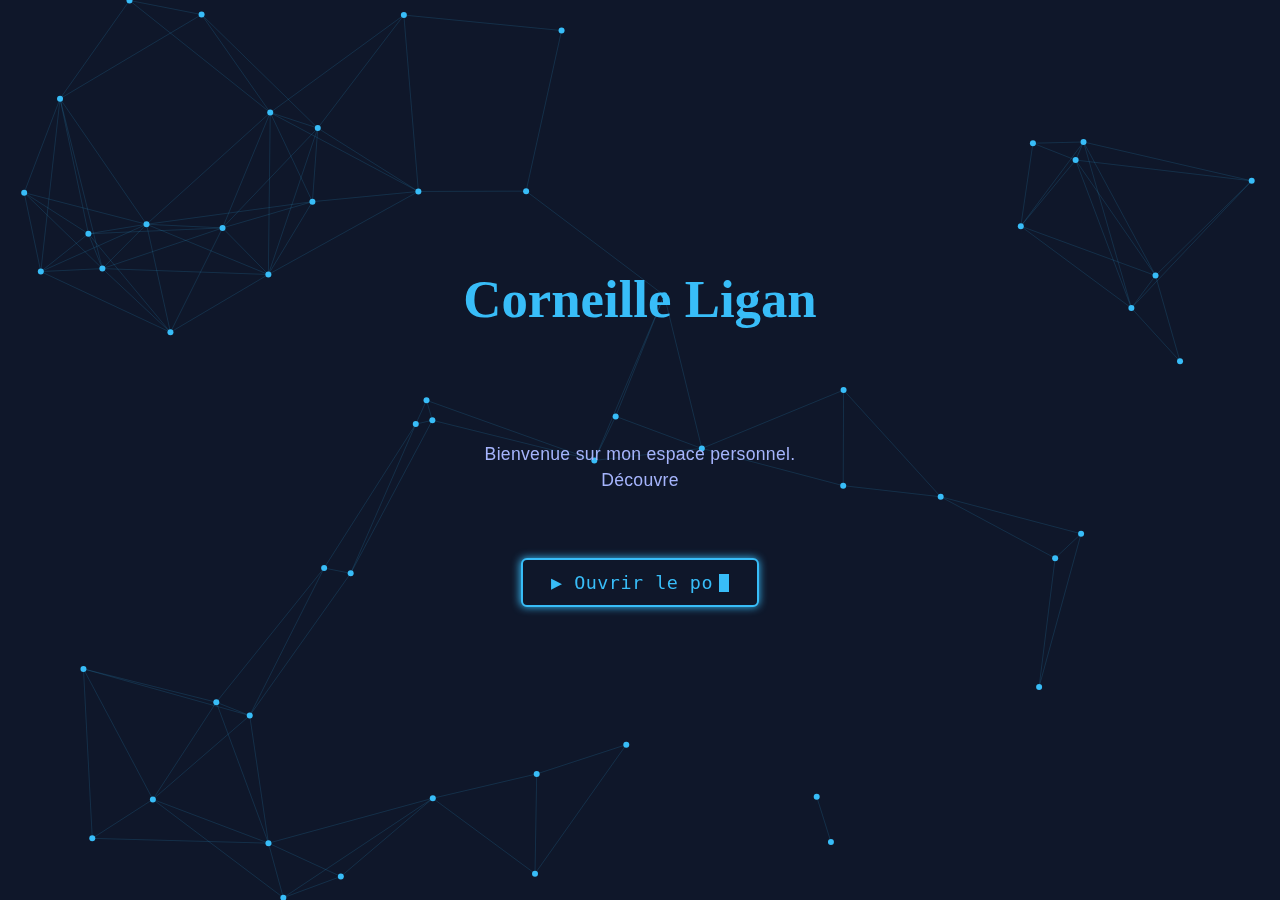
<file: index.html>
<!DOCTYPE html>
<html lang="fr">
<head>
<meta charset="UTF-8">
<meta name="viewport" content="width=device-width, initial-scale=1.0">
<title>Corneille Ligan - L2 Informatique</title>

<style>
body {
    margin: 0;
    font-family: 'Space Grotesk', sans-serif;
    background: #0f172a;
    color: #e2e8f0;
    overflow: hidden;
    text-align: center;
}

@keyframes fadeInUp { from { opacity: 0; transform: translateY(25px);} to { opacity:1; transform: translateY(0); } }
@keyframes glow { 0%,100% {text-shadow:0 0 12px #38bdf8;} 50% {text-shadow:0 0 22px #38bdf8;} }
@keyframes blink { 0%,50% { opacity: 1;} 51%,100% {opacity: 0;} }

h1 {
    position: absolute;
    top: 26%;
    width: 100%;
    font-size: 3.3rem;
    font-family: 'Orbitron';
    color: #38bdf8;
    animation: fadeInUp 1.2s ease-out, glow 3s infinite;
    z-index: 10;
}

h2 {
    position: absolute;
    top: 38%;
    width: 100%;
    opacity: 0;
    font-weight: 300;
    font-size: 1.3rem;
    animation: fadeInUp 1.5s ease-out 0.4s forwards;
    z-index: 10;
}

.messageAccueil {
    position: absolute;
    top: 47%;
    width: 100%;
    font-size: 1.1rem;
    opacity: 1;
    color: #a5b4fc;
    font-weight: 300;
    letter-spacing: 0.3px;
    z-index: 10;
    line-height: 1.5;
}

.boutonTerminal {
    position: absolute;
    top: 62%;
    left: 50%;
    transform: translateX(-50%);
    padding: 12px 28px;
    background: #0f172a;
    border: 2px solid #38bdf8;
    color: #38bdf8;
    font-family: 'Orbitron', monospace;
    font-size: 1.15rem;
    border-radius: 6px;
    letter-spacing: 0.5px;
    text-decoration: none;
    box-shadow: 0 0 8px #38bdf8;
    transition: 0.3s;
    display: inline-flex;
    align-items: center;
    gap: 6px;
    cursor: pointer;
    z-index: 10;
}

.boutonTerminal:hover {
    background: #38bdf8;
    color: #0f172a;
    box-shadow: 0 0 20px #38bdf8;
    transform: translateX(-50%) scale(1.05);
}

.curseur {
    display: inline-block;
    width: 10px;
    background-color: #38bdf8;
    animation: blink 1s steps(2, start) infinite;
    height: 18px;
}

canvas {
    position: absolute;
    inset: 0;
    z-index: 1;
}

@media (max-width: 600px){
    h1{ font-size: 2.4rem; }
    h2{ font-size: 1rem; }
    .messageAccueil{ font-size: 1rem; }
    .boutonTerminal{ font-size: 1rem; padding: 10px 24px; }
}
</style>
</head>

<body>

<h1>Corneille Ligan</h1>
<h2>Étudiant en L2 Informatique — Université de Limoges</h2>

<p class="messageAccueil" id="message-accueil"></p>

<a href="portfolio.html" class="boutonTerminal">
    <span id="texte-bouton"></span><span class="curseur"></span>
</a>

<canvas id="reseau"></canvas>

<script>
// === Canvas réseau optimisé ===
const canvas = document.getElementById("reseau");
const ctx = canvas.getContext("2d");

function redimensionnerCanvas() {
    canvas.width = window.innerWidth;
    canvas.height = window.innerHeight;
}
redimensionnerCanvas();
window.addEventListener('resize', redimensionnerCanvas);

const noeuds = [];
const nombreNoeuds = 55;

for (let i = 0; i < nombreNoeuds; i++) {
    noeuds.push({
        x: Math.random() * canvas.width,
        y: Math.random() * canvas.height,
        vx: (Math.random() - 0.5) * 0.4,
        vy: (Math.random() - 0.5) * 0.4
    });
}

function dessinerReseau() {
    ctx.clearRect(0, 0, canvas.width, canvas.height);

    // Lignes entre les noeuds
    for (let i = 0; i < nombreNoeuds; i++) {
        for (let j = i + 1; j < nombreNoeuds; j++) {
            const dx = noeuds[i].x - noeuds[j].x;
            const dy = noeuds[i].y - noeuds[j].y;
            const distance = Math.hypot(dx, dy);

            if (distance < 180) { // seuil réaliste
                ctx.strokeStyle = "rgba(56,189,248,0.15)";
                ctx.lineWidth = 1;
                ctx.beginPath();
                ctx.moveTo(noeuds[i].x, noeuds[i].y);
                ctx.lineTo(noeuds[j].x, noeuds[j].y);
                ctx.stroke();
            }
        }
    }

    // Dessiner les noeuds
    noeuds.forEach(n => {
        ctx.fillStyle = "#38bdf8";
        ctx.beginPath();
        ctx.arc(n.x, n.y, 3, 0, Math.PI*2);
        ctx.fill();

        n.x += n.vx;
        n.y += n.vy;

        if (n.x < 0 || n.x > canvas.width) n.vx *= -1;
        if (n.y < 0 || n.y > canvas.height) n.vy *= -1;
    });

    requestAnimationFrame(dessinerReseau);
}
dessinerReseau();

// === Typed text générique ===
function taperTexte(element, texte, vitesse = 50, callback) {
    let i = 0;
    function taper() {
        if (i < texte.length) {
            const caractere = texte.charAt(i);
            element.innerHTML += (caractere === "\n" ? "<br>" : caractere);
            i++;
            setTimeout(taper, vitesse);
        } else if (callback) {
            callback();
        }
    }
    taper();
}

// Message d'accueil
const elementMessageAccueil = document.getElementById("message-accueil");
const texteMessageAccueil = "Bienvenue sur mon espace personnel.\nDécouvrez mon parcours et ma passion pour l'informatique.";
taperTexte(elementMessageAccueil, texteMessageAccueil, 15);

// Texte du bouton
const elementBouton = document.getElementById("texte-bouton");
const texteBouton = "▶ Ouvrir le portfolio";
taperTexte(elementBouton, texteBouton, 50);
</script>


</body>
</html>
</file>
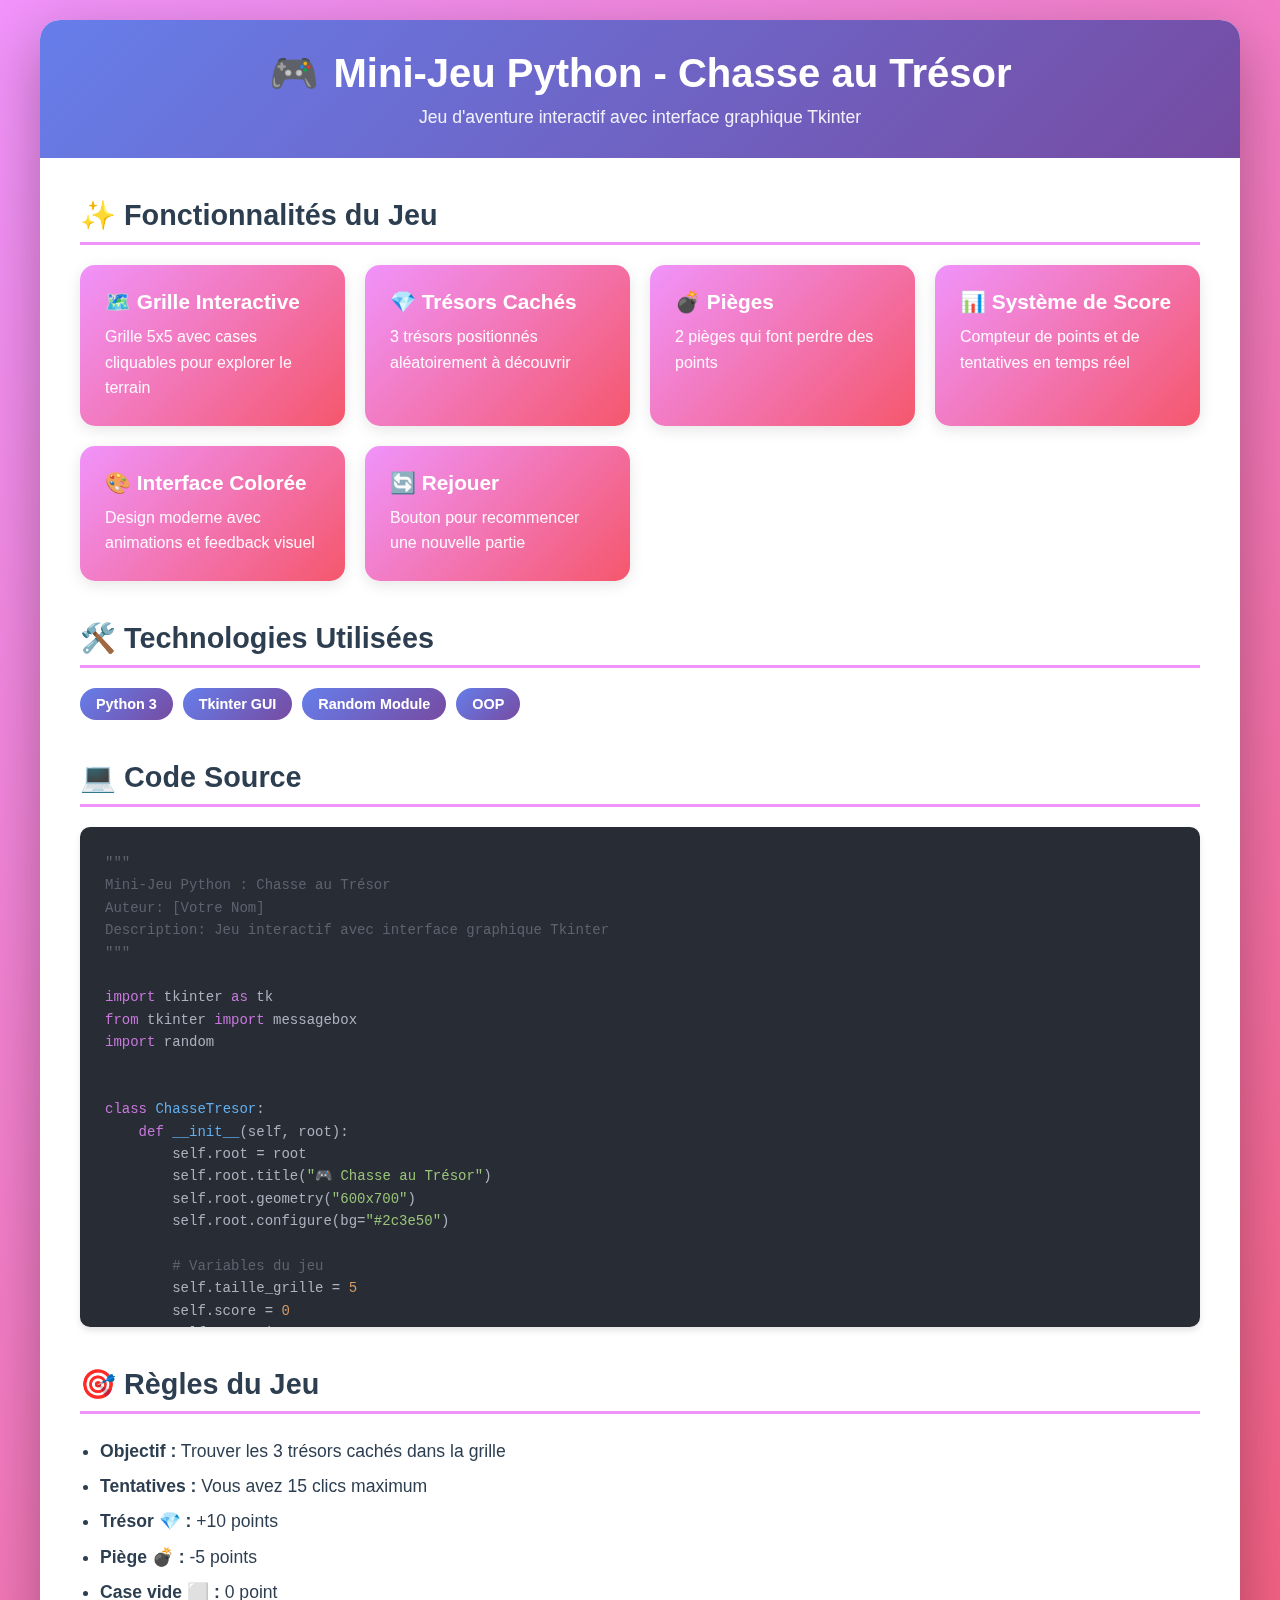
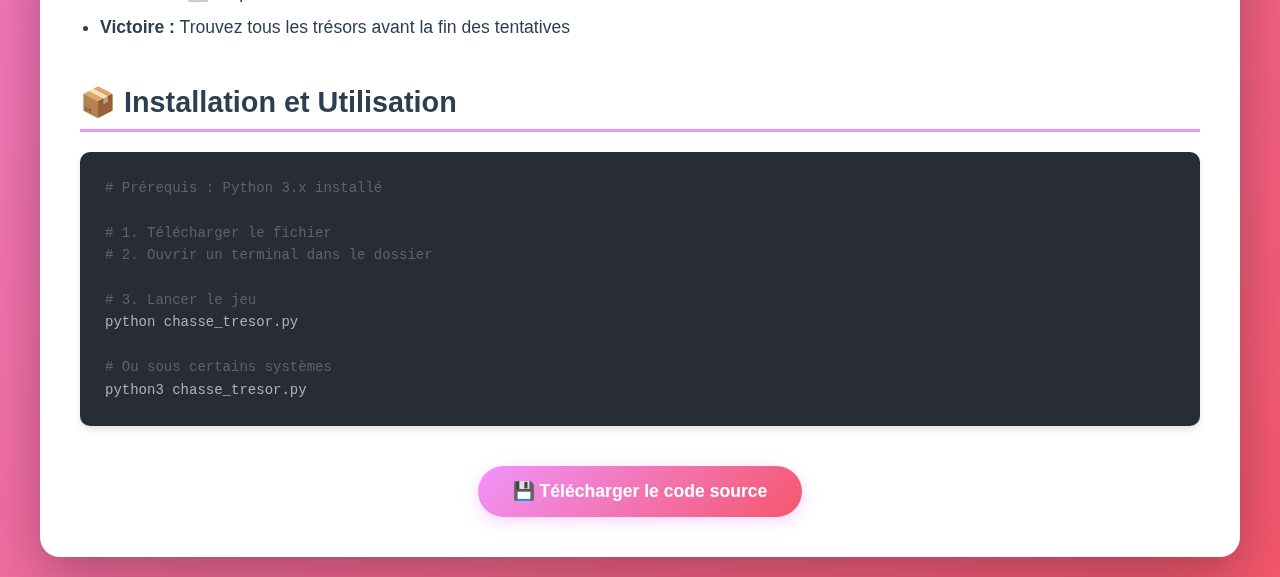
<file: chasse-au-tresor.html>
<!DOCTYPE html>
<html lang="fr">
<head>
    <meta charset="UTF-8">
    <meta name="viewport" content="width=device-width, initial-scale=1.0">
    <title>Mini-jeu Python - Chasse au Trésor</title>
    <style>
        * {
            margin: 0;
            padding: 0;
            box-sizing: border-box;
        }

        body {
            font-family: 'Segoe UI', Tahoma, Geneva, Verdana, sans-serif;
            background: linear-gradient(135deg, #f093fb 0%, #f5576c 100%);
            min-height: 100vh;
            padding: 20px;
        }

        .container {
            max-width: 1200px;
            margin: 0 auto;
            background: white;
            border-radius: 20px;
            box-shadow: 0 20px 60px rgba(0,0,0,0.3);
            overflow: hidden;
        }

        .header {
            background: linear-gradient(135deg, #667eea 0%, #764ba2 100%);
            color: white;
            padding: 30px;
            text-align: center;
        }

        .header h1 {
            font-size: 2.5em;
            margin-bottom: 10px;
            display: flex;
            align-items: center;
            justify-content: center;
            gap: 15px;
        }

        .header p {
            opacity: 0.9;
            font-size: 1.1em;
        }

        .content {
            padding: 40px;
        }

        .section {
            margin-bottom: 40px;
        }

        .section h2 {
            color: #2c3e50;
            margin-bottom: 20px;
            font-size: 1.8em;
            border-bottom: 3px solid #f093fb;
            padding-bottom: 10px;
        }

        .code-block {
            background: #282c34;
            color: #abb2bf;
            padding: 25px;
            border-radius: 10px;
            overflow-x: auto;
            font-family: 'Courier New', monospace;
            font-size: 14px;
            line-height: 1.6;
            box-shadow: 0 4px 6px rgba(0,0,0,0.1);
            max-height: 500px;
            overflow-y: auto;
        }

        .code-block .comment {
            color: #5c6370;
        }

        .code-block .keyword {
            color: #c678dd;
        }

        .code-block .string {
            color: #98c379;
        }

        .code-block .function {
            color: #61afef;
        }

        .code-block .number {
            color: #d19a66;
        }

        .features {
            display: grid;
            grid-template-columns: repeat(auto-fit, minmax(250px, 1fr));
            gap: 20px;
            margin-top: 20px;
        }

        .feature-card {
            background: linear-gradient(135deg, #f093fb 0%, #f5576c 100%);
            color: white;
            padding: 25px;
            border-radius: 15px;
            box-shadow: 0 4px 15px rgba(0,0,0,0.1);
            transition: transform 0.3s ease;
        }

        .feature-card:hover {
            transform: translateY(-5px);
        }

        .feature-card h3 {
            margin-bottom: 10px;
            font-size: 1.3em;
        }

        .feature-card p {
            opacity: 0.95;
            line-height: 1.6;
        }

        .download-btn {
            display: inline-block;
            background: linear-gradient(135deg, #f093fb 0%, #f5576c 100%);
            color: white;
            padding: 15px 35px;
            border-radius: 50px;
            text-decoration: none;
            font-weight: bold;
            font-size: 1.1em;
            transition: all 0.3s ease;
            box-shadow: 0 4px 15px rgba(240, 147, 251, 0.4);
            cursor: pointer;
            border: none;
        }

        .download-btn:hover {
            transform: translateY(-2px);
            box-shadow: 0 6px 20px rgba(240, 147, 251, 0.6);
        }

        .btn-container {
            text-align: center;
            margin-top: 30px;
        }

        .game-preview {
            background: #f8f9fa;
            padding: 20px;
            border-radius: 10px;
            margin-top: 20px;
            text-align: center;
        }

        .game-preview img {
            max-width: 100%;
            border-radius: 10px;
            box-shadow: 0 4px 15px rgba(0,0,0,0.2);
        }

        .tech-stack {
            display: flex;
            flex-wrap: wrap;
            gap: 10px;
            margin-top: 20px;
        }

        .tech-badge {
            background: linear-gradient(135deg, #667eea 0%, #764ba2 100%);
            color: white;
            padding: 8px 16px;
            border-radius: 20px;
            font-size: 0.9em;
            font-weight: bold;
        }
    </style>
</head>
<body>
    <div class="container">
        <div class="header">
            <h1><span>🎮</span> Mini-Jeu Python - Chasse au Trésor</h1>
            <p>Jeu d'aventure interactif avec interface graphique Tkinter</p>
        </div>

        <div class="content">
            <div class="section">
                <h2>✨ Fonctionnalités du Jeu</h2>
                <div class="features">
                    <div class="feature-card">
                        <h3>🗺️ Grille Interactive</h3>
                        <p>Grille 5x5 avec cases cliquables pour explorer le terrain</p>
                    </div>
                    <div class="feature-card">
                        <h3>💎 Trésors Cachés</h3>
                        <p>3 trésors positionnés aléatoirement à découvrir</p>
                    </div>
                    <div class="feature-card">
                        <h3>💣 Pièges</h3>
                        <p>2 pièges qui font perdre des points</p>
                    </div>
                    <div class="feature-card">
                        <h3>📊 Système de Score</h3>
                        <p>Compteur de points et de tentatives en temps réel</p>
                    </div>
                    <div class="feature-card">
                        <h3>🎨 Interface Colorée</h3>
                        <p>Design moderne avec animations et feedback visuel</p>
                    </div>
                    <div class="feature-card">
                        <h3>🔄 Rejouer</h3>
                        <p>Bouton pour recommencer une nouvelle partie</p>
                    </div>
                </div>
            </div>

            <div class="section">
                <h2>🛠️ Technologies Utilisées</h2>
                <div class="tech-stack">
                    <span class="tech-badge">Python 3</span>
                    <span class="tech-badge">Tkinter GUI</span>
                    <span class="tech-badge">Random Module</span>
                    <span class="tech-badge">OOP</span>
                </div>
            </div>

            <div class="section">
                <h2>💻 Code Source</h2>
                <div class="code-block">
<pre><span class="comment">"""
Mini-Jeu Python : Chasse au Trésor
Auteur: [Votre Nom]
Description: Jeu interactif avec interface graphique Tkinter
"""</span>

<span class="keyword">import</span> tkinter <span class="keyword">as</span> tk
<span class="keyword">from</span> tkinter <span class="keyword">import</span> messagebox
<span class="keyword">import</span> random


<span class="keyword">class</span> <span class="function">ChasseTresor</span>:
    <span class="keyword">def</span> <span class="function">__init__</span>(self, root):
        self.root = root
        self.root.title(<span class="string">"🎮 Chasse au Trésor"</span>)
        self.root.geometry(<span class="string">"600x700"</span>)
        self.root.configure(bg=<span class="string">"#2c3e50"</span>)
        
        <span class="comment"># Variables du jeu</span>
        self.taille_grille = <span class="number">5</span>
        self.score = <span class="number">0</span>
        self.tentatives = <span class="number">0</span>
        self.max_tentatives = <span class="number">15</span>
        
        <span class="comment"># Positions des trésors et pièges</span>
        self.positions_tresors = self.<span class="function">generer_positions</span>(<span class="number">3</span>)
        self.positions_pieges = self.<span class="function">generer_positions</span>(<span class="number">2</span>)
        self.cases_revelees = set()
        
        self.<span class="function">creer_interface</span>()
    
    <span class="keyword">def</span> <span class="function">generer_positions</span>(self, nombre):
        <span class="string">"""Génère des positions aléatoires uniques"""</span>
        positions = set()
        <span class="keyword">while</span> len(positions) < nombre:
            x = random.randint(<span class="number">0</span>, self.taille_grille - <span class="number">1</span>)
            y = random.randint(<span class="number">0</span>, self.taille_grille - <span class="number">1</span>)
            positions.add((x, y))
        <span class="keyword">return</span> positions
    
    <span class="keyword">def</span> <span class="function">creer_interface</span>(self):
        <span class="string">"""Crée l'interface graphique"""</span>
        <span class="comment"># Titre</span>
        titre = tk.Label(
            self.root,
            text=<span class="string">"🗺️ CHASSE AU TRÉSOR 💎"</span>,
            font=(<span class="string">"Arial"</span>, <span class="number">24</span>, <span class="string">"bold"</span>),
            bg=<span class="string">"#2c3e50"</span>,
            fg=<span class="string">"#ecf0f1"</span>,
            pady=<span class="number">20</span>
        )
        titre.pack()
        
        <span class="comment"># Frame pour les informations</span>
        info_frame = tk.Frame(self.root, bg=<span class="string">"#2c3e50"</span>)
        info_frame.pack(pady=<span class="number">10</span>)
        
        self.label_score = tk.Label(
            info_frame,
            text=<span class="string">f"💰 Score: {self.score}"</span>,
            font=(<span class="string">"Arial"</span>, <span class="number">16</span>, <span class="string">"bold"</span>),
            bg=<span class="string">"#27ae60"</span>,
            fg=<span class="string">"white"</span>,
            padx=<span class="number">20</span>,
            pady=<span class="number">10</span>,
            borderwidth=<span class="number">3</span>,
            relief=<span class="string">"raised"</span>
        )
        self.label_score.pack(side=tk.LEFT, padx=<span class="number">10</span>)
        
        self.label_tentatives = tk.Label(
            info_frame,
            text=<span class="string">f"🎯 Tentatives: {self.tentatives}/{self.max_tentatives}"</span>,
            font=(<span class="string">"Arial"</span>, <span class="number">16</span>, <span class="string">"bold"</span>),
            bg=<span class="string">"#3498db"</span>,
            fg=<span class="string">"white"</span>,
            padx=<span class="number">20</span>,
            pady=<span class="number">10</span>,
            borderwidth=<span class="number">3</span>,
            relief=<span class="string">"raised"</span>
        )
        self.label_tentatives.pack(side=tk.LEFT, padx=<span class="number">10</span>)
        
        <span class="comment"># Instructions</span>
        instructions = tk.Label(
            self.root,
            text=<span class="string">"Trouvez les 3 trésors cachés ! Attention aux pièges !"</span>,
            font=(<span class="string">"Arial"</span>, <span class="number">12</span>),
            bg=<span class="string">"#2c3e50"</span>,
            fg=<span class="string">"#ecf0f1"</span>,
            pady=<span class="number">10</span>
        )
        instructions.pack()
        
        <span class="comment"># Frame pour la grille</span>
        grille_frame = tk.Frame(self.root, bg=<span class="string">"#2c3e50"</span>)
        grille_frame.pack(pady=<span class="number">20</span>)
        
        <span class="comment"># Créer la grille de boutons</span>
        self.boutons = []
        <span class="keyword">for</span> i <span class="keyword">in</span> range(self.taille_grille):
            ligne = []
            <span class="keyword">for</span> j <span class="keyword">in</span> range(self.taille_grille):
                btn = tk.Button(
                    grille_frame,
                    text=<span class="string">"❓"</span>,
                    font=(<span class="string">"Arial"</span>, <span class="number">20</span>, <span class="string">"bold"</span>),
                    width=<span class="number">4</span>,
                    height=<span class="number">2</span>,
                    bg=<span class="string">"#34495e"</span>,
                    fg=<span class="string">"white"</span>,
                    activebackground=<span class="string">"#7f8c8d"</span>,
                    command=<span class="keyword">lambda</span> x=i, y=j: self.<span class="function">cliquer_case</span>(x, y)
                )
                btn.grid(row=i, column=j, padx=<span class="number">5</span>, pady=<span class="number">5</span>)
                ligne.append(btn)
            self.boutons.append(ligne)
        
        <span class="comment"># Bouton rejouer</span>
        btn_rejouer = tk.Button(
            self.root,
            text=<span class="string">"🔄 Nouvelle Partie"</span>,
            font=(<span class="string">"Arial"</span>, <span class="number">14</span>, <span class="string">"bold"</span>),
            bg=<span class="string">"#e74c3c"</span>,
            fg=<span class="string">"white"</span>,
            padx=<span class="number">20</span>,
            pady=<span class="number">10</span>,
            command=self.<span class="function">rejouer</span>,
            cursor=<span class="string">"hand2"</span>
        )
        btn_rejouer.pack(pady=<span class="number">20</span>)
        
        <span class="comment"># Légende</span>
        legende = tk.Label(
            self.root,
            text=<span class="string">"💎 Trésor (+10 pts) | 💣 Piège (-5 pts) | ⬜ Vide (0 pt)"</span>,
            font=(<span class="string">"Arial"</span>, <span class="number">10</span>),
            bg=<span class="string">"#2c3e50"</span>,
            fg=<span class="string">"#95a5a6"</span>,
            pady=<span class="number">10</span>
        )
        legende.pack()
    
    <span class="keyword">def</span> <span class="function">cliquer_case</span>(self, x, y):
        <span class="string">"""Gère le clic sur une case"""</span>
        <span class="keyword">if</span> (x, y) <span class="keyword">in</span> self.cases_revelees:
            <span class="keyword">return</span>
        
        <span class="keyword">if</span> self.tentatives >= self.max_tentatives:
            messagebox.showinfo(<span class="string">"Fin du jeu"</span>, <span class="string">"Plus de tentatives !"</span>)
            <span class="keyword">return</span>
        
        self.tentatives += <span class="number">1</span>
        self.cases_revelees.add((x, y))
        btn = self.boutons[x][y]
        
        <span class="comment"># Vérifier si c'est un trésor</span>
        <span class="keyword">if</span> (x, y) <span class="keyword">in</span> self.positions_tresors:
            btn.config(text=<span class="string">"💎"</span>, bg=<span class="string">"#f39c12"</span>, state=<span class="string">"disabled"</span>)
            self.score += <span class="number">10</span>
            self.positions_tresors.remove((x, y))
            
            <span class="keyword">if</span> len(self.positions_tresors) == <span class="number">0</span>:
                messagebox.showinfo(
                    <span class="string">"🎉 Victoire !"</span>,
                    <span class="string">f"Bravo ! Vous avez trouvé tous les trésors !\nScore final: {self.score} points"</span>
                )
        
        <span class="comment"># Vérifier si c'est un piège</span>
        <span class="keyword">elif</span> (x, y) <span class="keyword">in</span> self.positions_pieges:
            btn.config(text=<span class="string">"💣"</span>, bg=<span class="string">"#e74c3c"</span>, state=<span class="string">"disabled"</span>)
            self.score = max(<span class="number">0</span>, self.score - <span class="number">5</span>)
            self.positions_pieges.remove((x, y))
        
        <span class="comment"># Case vide</span>
        <span class="keyword">else</span>:
            btn.config(text=<span class="string">"⬜"</span>, bg=<span class="string">"#95a5a6"</span>, state=<span class="string">"disabled"</span>)
        
        <span class="comment"># Mettre à jour l'affichage</span>
        self.<span class="function">mettre_a_jour_affichage</span>()
        
        <span class="comment"># Vérifier la fin du jeu</span>
        <span class="keyword">if</span> self.tentatives >= self.max_tentatives:
            messagebox.showinfo(
                <span class="string">"Fin du jeu"</span>,
                <span class="string">f"Plus de tentatives !\nScore final: {self.score} points"</span>
            )
    
    <span class="keyword">def</span> <span class="function">mettre_a_jour_affichage</span>(self):
        <span class="string">"""Met à jour le score et les tentatives"""</span>
        self.label_score.config(text=<span class="string">f"💰 Score: {self.score}"</span>)
        self.label_tentatives.config(
            text=<span class="string">f"🎯 Tentatives: {self.tentatives}/{self.max_tentatives}"</span>
        )
    
    <span class="keyword">def</span> <span class="function">rejouer</span>(self):
        <span class="string">"""Recommence une nouvelle partie"""</span>
        self.score = <span class="number">0</span>
        self.tentatives = <span class="number">0</span>
        self.positions_tresors = self.<span class="function">generer_positions</span>(<span class="number">3</span>)
        self.positions_pieges = self.<span class="function">generer_positions</span>(<span class="number">2</span>)
        self.cases_revelees = set()
        
        <span class="comment"># Réinitialiser tous les boutons</span>
        <span class="keyword">for</span> i <span class="keyword">in</span> range(self.taille_grille):
            <span class="keyword">for</span> j <span class="keyword">in</span> range(self.taille_grille):
                self.boutons[i][j].config(
                    text=<span class="string">"❓"</span>,
                    bg=<span class="string">"#34495e"</span>,
                    state=<span class="string">"normal"</span>
                )
        
        self.<span class="function">mettre_a_jour_affichage</span>()


<span class="keyword">if</span> __name__ == <span class="string">"__main__"</span>:
    root = tk.Tk()
    jeu = <span class="function">ChasseTresor</span>(root)
    root.mainloop()</pre>
                </div>
            </div>

            <div class="section">
                <h2>🎯 Règles du Jeu</h2>
                <ul style="line-height: 2; color: #2c3e50; font-size: 1.1em; margin-left: 20px;">
                    <li><strong>Objectif :</strong> Trouver les 3 trésors cachés dans la grille</li>
                    <li><strong>Tentatives :</strong> Vous avez 15 clics maximum</li>
                    <li><strong>Trésor 💎 :</strong> +10 points</li>
                    <li><strong>Piège 💣 :</strong> -5 points</li>
                    <li><strong>Case vide ⬜ :</strong> 0 point</li>
                    <li><strong>Victoire :</strong> Trouvez tous les trésors avant la fin des tentatives</li>
                </ul>
            </div>

            <div class="section">
                <h2>📦 Installation et Utilisation</h2>
                <div class="code-block">
<pre><span class="comment"># Prérequis : Python 3.x installé</span>

<span class="comment"># 1. Télécharger le fichier</span>
<span class="comment"># 2. Ouvrir un terminal dans le dossier</span>

<span class="comment"># 3. Lancer le jeu</span>
python chasse_tresor.py

<span class="comment"># Ou sous certains systèmes</span>
python3 chasse_tresor.py</pre>
                </div>
            </div>

            <div class="btn-container">
                <button class="download-btn" onclick="downloadCode()">
                    💾 Télécharger le code source
                </button>
            </div>
        </div>
    </div>

    <script>
        function downloadCode() {
            const code = `"""
Mini-Jeu Python : Chasse au Trésor
Auteur: [Votre Nom]
Description: Jeu interactif avec interface graphique Tkinter
"""

import tkinter as tk
from tkinter import messagebox
import random


class ChasseTresor:
    def __init__(self, root):
        self.root = root
        self.root.title("🎮 Chasse au Trésor")
        self.root.geometry("600x700")
        self.root.configure(bg="#2c3e50")
        
        # Variables du jeu
        self.taille_grille = 5
        self.score = 0
        self.tentatives = 0
        self.max_tentatives = 15
        
        # Positions des trésors et pièges
        self.positions_tresors = self.generer_positions(3)
        self.positions_pieges = self.generer_positions(2)
        self.cases_revelees = set()
        
        self.creer_interface()
    
    def generer_positions(self, nombre):
        """Génère des positions aléatoires uniques"""
        positions = set()
        while len(positions) < nombre:
            x = random.randint(0, self.taille_grille - 1)
            y = random.randint(0, self.taille_grille - 1)
            positions.add((x, y))
        return positions
    
    def creer_interface(self):
        """Crée l'interface graphique"""
        # Titre
        titre = tk.Label(
            self.root,
            text="🗺️ CHASSE AU TRÉSOR 💎",
            font=("Arial", 24, "bold"),
            bg="#2c3e50",
            fg="#ecf0f1",
            pady=20
        )
        titre.pack()
        
        # Frame pour les informations
        info_frame = tk.Frame(self.root, bg="#2c3e50")
        info_frame.pack(pady=10)
        
        self.label_score = tk.Label(
            info_frame,
            text=f"💰 Score: {self.score}",
            font=("Arial", 16, "bold"),
            bg="#27ae60",
            fg="white",
            padx=20,
            pady=10,
            borderwidth=3,
            relief="raised"
        )
        self.label_score.pack(side=tk.LEFT, padx=10)
        
        self.label_tentatives = tk.Label(
            info_frame,
            text=f"🎯 Tentatives: {self.tentatives}/{self.max_tentatives}",
            font=("Arial", 16, "bold"),
            bg="#3498db",
            fg="white",
            padx=20,
            pady=10,
            borderwidth=3,
            relief="raised"
        )
        self.label_tentatives.pack(side=tk.LEFT, padx=10)
        
        # Instructions
        instructions = tk.Label(
            self.root,
            text="Trouvez les 3 trésors cachés ! Attention aux pièges !",
            font=("Arial", 12),
            bg="#2c3e50",
            fg="#ecf0f1",
            pady=10
        )
        instructions.pack()
        
        # Frame pour la grille
        grille_frame = tk.Frame(self.root, bg="#2c3e50")
        grille_frame.pack(pady=20)
        
        # Créer la grille de boutons
        self.boutons = []
        for i in range(self.taille_grille):
            ligne = []
            for j in range(self.taille_grille):
                btn = tk.Button(
                    grille_frame,
                    text="❓",
                    font=("Arial", 20, "bold"),
                    width=4,
                    height=2,
                    bg="#34495e",
                    fg="white",
                    activebackground="#7f8c8d",
                    command=lambda x=i, y=j: self.cliquer_case(x, y)
                )
                btn.grid(row=i, column=j, padx=5, pady=5)
                ligne.append(btn)
            self.boutons.append(ligne)
        
        # Bouton rejouer
        btn_rejouer = tk.Button(
            self.root,
            text="🔄 Nouvelle Partie",
            font=("Arial", 14, "bold"),
            bg="#e74c3c",
            fg="white",
            padx=20,
            pady=10,
            command=self.rejouer,
            cursor="hand2"
        )
        btn_rejouer.pack(pady=20)
        
        # Légende
        legende = tk.Label(
            self.root,
            text="💎 Trésor (+10 pts) | 💣 Piège (-5 pts) | ⬜ Vide (0 pt)",
            font=("Arial", 10),
            bg="#2c3e50",
            fg="#95a5a6",
            pady=10
        )
        legende.pack()
    
    def cliquer_case(self, x, y):
        """Gère le clic sur une case"""
        if (x, y) in self.cases_revelees:
            return
        
        if self.tentatives >= self.max_tentatives:
            messagebox.showinfo("Fin du jeu", "Plus de tentatives !")
            return
        
        self.tentatives += 1
        self.cases_revelees.add((x, y))
        btn = self.boutons[x][y]
        
        # Vérifier si c'est un trésor
        if (x, y) in self.positions_tresors:
            btn.config(text="💎", bg="#f39c12", state="disabled")
            self.score += 10
            self.positions_tresors.remove((x, y))
            
            if len(self.positions_tresors) == 0:
                messagebox.showinfo(
                    "🎉 Victoire !",
                    f"Bravo ! Vous avez trouvé tous les trésors !\\nScore final: {self.score} points"
                )
        
        # Vérifier si c'est un piège
        elif (x, y) in self.positions_pieges:
            btn.config(text="💣", bg="#e74c3c", state="disabled")
            self.score = max(0, self.score - 5)
            self.positions_pieges.remove((x, y))
        
        # Case vide
        else:
            btn.config(text="⬜", bg="#95a5a6", state="disabled")
        
        # Mettre à jour l'affichage
        self.mettre_a_jour_affichage()
        
        # Vérifier la fin du jeu
        if self.tentatives >= self.max_tentatives:
            messagebox.showinfo(
                "Fin du jeu",
                f"Plus de tentatives !\\nScore final: {self.score} points"
            )
    
    def mettre_a_jour_affichage(self):
        """Met à jour le score et les tentatives"""
        self.label_score.config(text=f"💰 Score: {self.score}")
        self.label_tentatives.config(
            text=f"🎯 Tentatives: {self.tentatives}/{self.max_tentatives}"
        )
    
    def rejouer(self):
        """Recommence une nouvelle partie"""
        self.score = 0
        self.tentatives = 0
        self.positions_tresors = self.generer_positions(3)
        self.positions_pieges = self.generer_positions(2)
        self.cases_revelees = set()
        
        # Réinitialiser tous les boutons
        for i in range(self.taille_grille):
            for j in range(self.taille_grille):
                self.boutons[i][j].config(
                    text="❓",
                    bg="#34495e",
                    state="normal"
                )
        
        self.mettre_a_jour_affichage()


if __name__ == "__main__":
    root = tk.Tk()
    jeu = ChasseTresor(root)
    root.mainloop()
`;
            
            const blob = new Blob([code], { type: 'text/plain' });
            const url = window.URL.createObjectURL(blob);
            const a = document.createElement('a');
            a.href = url;
            a.download = 'chasse_tresor.py';
            document.body.appendChild(a);
            a.click();
            document.body.removeChild(a);
            window.URL.revokeObjectURL(url);
            
            alert('✓ Fichier téléchargé avec succès !');
        }
    </script>
</body>
</html>
</file>
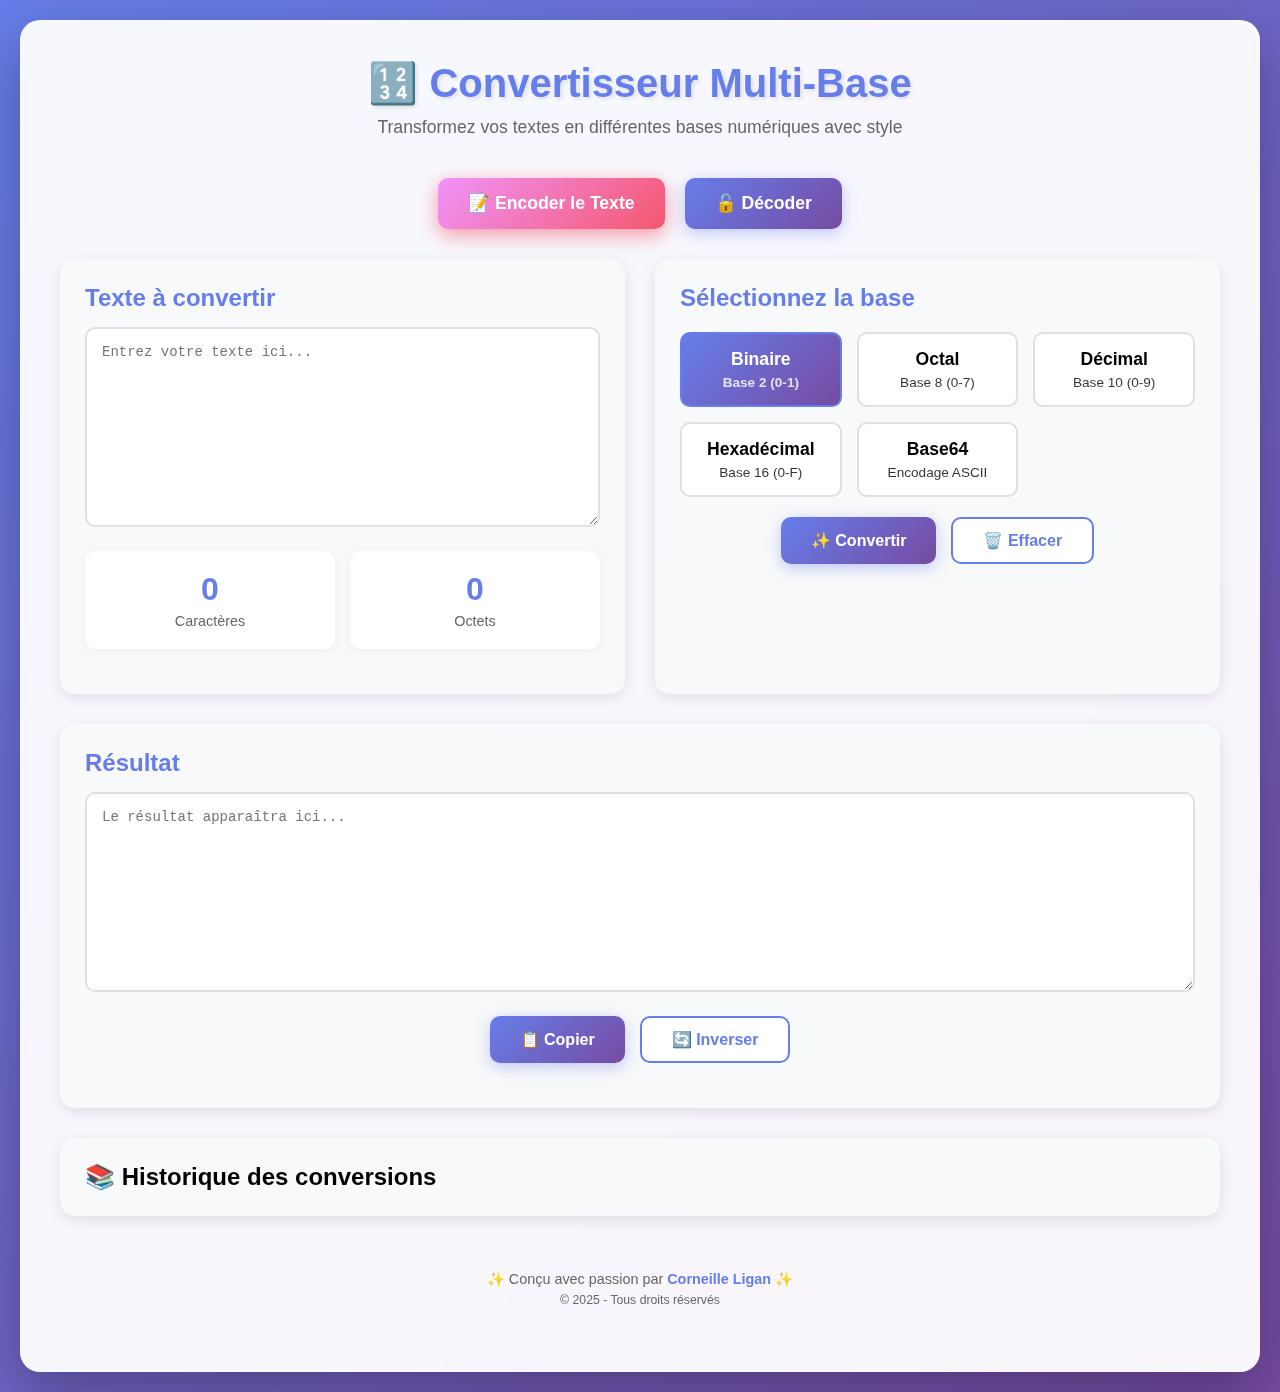
<file: encoder.html>
<!DOCTYPE html>
<html lang="fr">
<head>
    <meta charset="UTF-8">
    <meta name="viewport" content="width=device-width, initial-scale=1.0">
    <title>Convertisseur Multi-Base</title>
    <style>
        * {
            margin: 0;
            padding: 0;
            box-sizing: border-box;
        }

        body {
            font-family: 'Segoe UI', Tahoma, Geneva, Verdana, sans-serif;
            background: linear-gradient(135deg, #667eea 0%, #764ba2 100%);
            min-height: 100vh;
            padding: 20px;
            overflow-x: hidden;
        }

        .container {
            max-width: 1400px;
            margin: 0 auto;
            background: rgba(255, 255, 255, 0.95);
            border-radius: 20px;
            padding: 40px;
            box-shadow: 0 20px 60px rgba(0, 0, 0, 0.3);
            backdrop-filter: blur(10px);
        }

        h1 {
            text-align: center;
            color: #667eea;
            margin-bottom: 10px;
            font-size: 2.5em;
            text-shadow: 2px 2px 4px rgba(0, 0, 0, 0.1);
        }

        .subtitle {
            text-align: center;
            color: #666;
            margin-bottom: 40px;
            font-size: 1.1em;
        }

        .mode-selector {
            display: flex;
            justify-content: center;
            gap: 20px;
            margin-bottom: 30px;
        }

        .mode-btn {
            padding: 15px 30px;
            border: none;
            border-radius: 10px;
            font-size: 1.1em;
            cursor: pointer;
            transition: all 0.3s ease;
            background: linear-gradient(135deg, #667eea 0%, #764ba2 100%);
            color: white;
            font-weight: bold;
            box-shadow: 0 4px 15px rgba(102, 126, 234, 0.4);
        }

        .mode-btn:hover {
            transform: translateY(-2px);
            box-shadow: 0 6px 20px rgba(102, 126, 234, 0.6);
        }

        .mode-btn.active {
            background: linear-gradient(135deg, #f093fb 0%, #f5576c 100%);
            box-shadow: 0 6px 20px rgba(245, 87, 108, 0.6);
        }

        .workspace {
            display: grid;
            grid-template-columns: 1fr 1fr;
            gap: 30px;
            margin-bottom: 30px;
        }

        .panel {
            background: #f8f9fa;
            border-radius: 15px;
            padding: 25px;
            box-shadow: 0 4px 15px rgba(0, 0, 0, 0.1);
        }

        .panel h2 {
            color: #667eea;
            margin-bottom: 15px;
            font-size: 1.5em;
        }

        textarea {
            width: 100%;
            min-height: 200px;
            padding: 15px;
            border: 2px solid #e0e0e0;
            border-radius: 10px;
            font-family: 'Courier New', monospace;
            font-size: 14px;
            resize: vertical;
            transition: all 0.3s ease;
        }

        textarea:focus {
            outline: none;
            border-color: #667eea;
            box-shadow: 0 0 0 3px rgba(102, 126, 234, 0.1);
        }

        .base-selector {
            display: grid;
            grid-template-columns: repeat(auto-fit, minmax(150px, 1fr));
            gap: 15px;
            margin: 20px 0;
        }

        .base-option {
            padding: 15px;
            border: 2px solid #e0e0e0;
            border-radius: 10px;
            cursor: pointer;
            text-align: center;
            transition: all 0.3s ease;
            background: white;
        }

        .base-option:hover {
            border-color: #667eea;
            transform: translateY(-2px);
            box-shadow: 0 4px 10px rgba(102, 126, 234, 0.2);
        }

        .base-option.selected {
            border-color: #667eea;
            background: linear-gradient(135deg, #667eea 0%, #764ba2 100%);
            color: white;
            font-weight: bold;
        }

        .base-name {
            font-size: 1.1em;
            font-weight: bold;
            margin-bottom: 5px;
        }

        .base-desc {
            font-size: 0.85em;
            opacity: 0.8;
        }

        .action-buttons {
            display: flex;
            gap: 15px;
            justify-content: center;
            margin: 20px 0;
        }

        .btn {
            padding: 12px 30px;
            border: none;
            border-radius: 10px;
            font-size: 1em;
            cursor: pointer;
            transition: all 0.3s ease;
            font-weight: bold;
        }

        .btn-primary {
            background: linear-gradient(135deg, #667eea 0%, #764ba2 100%);
            color: white;
            box-shadow: 0 4px 15px rgba(102, 126, 234, 0.4);
        }

        .btn-primary:hover {
            transform: translateY(-2px);
            box-shadow: 0 6px 20px rgba(102, 126, 234, 0.6);
        }

        .btn-secondary {
            background: white;
            color: #667eea;
            border: 2px solid #667eea;
        }

        .btn-secondary:hover {
            background: #667eea;
            color: white;
        }

        .history-panel {
            background: #f8f9fa;
            border-radius: 15px;
            padding: 25px;
            margin-top: 30px;
            box-shadow: 0 4px 15px rgba(0, 0, 0, 0.1);
        }

        .history-item {
            background: white;
            padding: 15px;
            border-radius: 10px;
            margin-bottom: 10px;
            display: flex;
            justify-content: space-between;
            align-items: center;
            transition: all 0.3s ease;
            animation: slideIn 0.3s ease;
        }

        @keyframes slideIn {
            from {
                opacity: 0;
                transform: translateX(-20px);
            }
            to {
                opacity: 1;
                transform: translateX(0);
            }
        }

        .history-item:hover {
            box-shadow: 0 4px 10px rgba(0, 0, 0, 0.1);
            transform: translateX(5px);
        }

        .history-info {
            flex: 1;
        }

        .history-text {
            font-weight: bold;
            color: #333;
            margin-bottom: 5px;
        }

        .history-base {
            color: #667eea;
            font-size: 0.9em;
        }

        .history-result {
            font-family: 'Courier New', monospace;
            color: #666;
            font-size: 0.85em;
            max-width: 300px;
            overflow: hidden;
            text-overflow: ellipsis;
            white-space: nowrap;
        }

        .history-actions {
            display: flex;
            gap: 10px;
        }

        .icon-btn {
            background: none;
            border: none;
            cursor: pointer;
            padding: 8px;
            border-radius: 5px;
            transition: all 0.3s ease;
        }

        .icon-btn:hover {
            background: #f0f0f0;
        }

        .toast {
            position: fixed;
            bottom: 30px;
            right: 30px;
            background: linear-gradient(135deg, #667eea 0%, #764ba2 100%);
            color: white;
            padding: 15px 25px;
            border-radius: 10px;
            box-shadow: 0 4px 15px rgba(0, 0, 0, 0.3);
            animation: toastIn 0.3s ease;
            z-index: 1000;
        }

        @keyframes toastIn {
            from {
                opacity: 0;
                transform: translateY(20px);
            }
            to {
                opacity: 1;
                transform: translateY(0);
            }
        }

        .stats {
            display: grid;
            grid-template-columns: repeat(auto-fit, minmax(150px, 1fr));
            gap: 15px;
            margin: 20px 0;
        }

        .stat-box {
            background: white;
            padding: 20px;
            border-radius: 10px;
            text-align: center;
            box-shadow: 0 2px 10px rgba(0, 0, 0, 0.05);
        }

        .stat-value {
            font-size: 2em;
            font-weight: bold;
            color: #667eea;
        }

        .stat-label {
            color: #666;
            font-size: 0.9em;
            margin-top: 5px;
        }

        .output-char {
            display: inline-block;
            animation: charAppear 0.3s ease;
        }

        @keyframes charAppear {
            from {
                opacity: 0;
                transform: translateY(-10px);
            }
            to {
                opacity: 1;
                transform: translateY(0);
            }
        }

        @media (max-width: 768px) {
            .workspace {
                grid-template-columns: 1fr;
            }
            
            .mode-selector {
                flex-direction: column;
            }
        }
    </style>
</head>
<body>
    <div class="container">
        <h1>🔢 Convertisseur Multi-Base</h1>
        <p class="subtitle">Transformez vos textes en différentes bases numériques avec style</p>

        <div class="mode-selector">
            <button class="mode-btn active" data-mode="encode">📝 Encoder le Texte</button>
            <button class="mode-btn" data-mode="decode">🔓 Décoder</button>
        </div>

        <div class="workspace">
            <div class="panel">
                <h2 id="inputTitle">Texte à convertir</h2>
                <textarea id="inputText" placeholder="Entrez votre texte ici..."></textarea>
                
                <div class="stats">
                    <div class="stat-box">
                        <div class="stat-value" id="charCount">0</div>
                        <div class="stat-label">Caractères</div>
                    </div>
                    <div class="stat-box">
                        <div class="stat-value" id="byteCount">0</div>
                        <div class="stat-label">Octets</div>
                    </div>
                </div>
            </div>

            <div class="panel">
                <h2>Sélectionnez la base</h2>
                <div class="base-selector">
                    <div class="base-option selected" data-base="binary">
                        <div class="base-name">Binaire</div>
                        <div class="base-desc">Base 2 (0-1)</div>
                    </div>
                    <div class="base-option" data-base="octal">
                        <div class="base-name">Octal</div>
                        <div class="base-desc">Base 8 (0-7)</div>
                    </div>
                    <div class="base-option" data-base="decimal">
                        <div class="base-name">Décimal</div>
                        <div class="base-desc">Base 10 (0-9)</div>
                    </div>
                    <div class="base-option" data-base="hex">
                        <div class="base-name">Hexadécimal</div>
                        <div class="base-desc">Base 16 (0-F)</div>
                    </div>
                    <div class="base-option" data-base="base64">
                        <div class="base-name">Base64</div>
                        <div class="base-desc">Encodage ASCII</div>
                    </div>
                </div>

                <div class="action-buttons">
                    <button class="btn btn-primary" id="convertBtn">✨ Convertir</button>
                    <button class="btn btn-secondary" id="clearBtn">🗑️ Effacer</button>
                </div>
            </div>
        </div>

        <div class="panel">
            <h2>Résultat</h2>
            <textarea id="outputText" placeholder="Le résultat apparaîtra ici..." readonly></textarea>
            <div class="action-buttons">
                <button class="btn btn-primary" id="copyBtn">📋 Copier</button>
                <button class="btn btn-secondary" id="swapBtn">🔄 Inverser</button>
            </div>
        </div>

        <div class="history-panel">
            <h2>📚 Historique des conversions</h2>
            <div id="historyContainer"></div>
        </div>

        <div style="text-align: center; margin-top: 30px; padding: 20px; color: #666; font-size: 0.9em;">
            <p style="margin: 5px 0;">✨ Conçu avec passion par <strong style="color: #667eea;">Corneille Ligan</strong> ✨</p>
            <p style="margin: 5px 0; font-size: 0.85em;">© 2025 - Tous droits réservés</p>
        </div>
    </div>

    <script>
        let currentMode = 'encode';
        let selectedBase = 'binary';
        let history = [];

        const inputText = document.getElementById('inputText');
        const outputText = document.getElementById('outputText');
        const charCount = document.getElementById('charCount');
        const byteCount = document.getElementById('byteCount');
        const inputTitle = document.getElementById('inputTitle');
        const historyContainer = document.getElementById('historyContainer');

        // Mode selection
        document.querySelectorAll('.mode-btn').forEach(btn => {
            btn.addEventListener('click', () => {
                document.querySelectorAll('.mode-btn').forEach(b => b.classList.remove('active'));
                btn.classList.add('active');
                currentMode = btn.dataset.mode;
                updateUI();
            });
        });

        // Base selection
        document.querySelectorAll('.base-option').forEach(option => {
            option.addEventListener('click', () => {
                document.querySelectorAll('.base-option').forEach(o => o.classList.remove('selected'));
                option.classList.add('selected');
                selectedBase = option.dataset.base;
            });
        });

        // Update stats
        inputText.addEventListener('input', () => {
            const text = inputText.value;
            charCount.textContent = text.length;
            byteCount.textContent = new Blob([text]).size;
        });

        // Convert button
        document.getElementById('convertBtn').addEventListener('click', convert);

        // Clear button
        document.getElementById('clearBtn').addEventListener('click', () => {
            inputText.value = '';
            outputText.value = '';
            charCount.textContent = '0';
            byteCount.textContent = '0';
        });

        // Copy button
        document.getElementById('copyBtn').addEventListener('click', () => {
            outputText.select();
            document.execCommand('copy');
            showToast('✅ Copié dans le presse-papiers !');
        });

        // Swap button
        document.getElementById('swapBtn').addEventListener('click', () => {
            const temp = inputText.value;
            inputText.value = outputText.value;
            outputText.value = temp;
            inputText.dispatchEvent(new Event('input'));
        });

        function updateUI() {
            if (currentMode === 'encode') {
                inputTitle.textContent = 'Texte à convertir';
                inputText.placeholder = 'Entrez votre texte ici...';
            } else {
                inputTitle.textContent = 'Code à décoder';
                inputText.placeholder = 'Entrez le code encodé ici...';
            }
        }

        function convert() {
            const input = inputText.value;
            if (!input) {
                showToast('⚠️ Veuillez entrer du texte');
                return;
            }

            let result;
            try {
                if (currentMode === 'encode') {
                    result = encode(input, selectedBase);
                } else {
                    result = decode(input, selectedBase);
                }
                
                animateOutput(result);
                addToHistory(input, result, selectedBase, currentMode);
                showToast('✨ Conversion réussie !');
            } catch (error) {
                showToast('❌ Erreur de conversion');
                console.error(error);
            }
        }

        function encode(text, base) {
            const encoder = new TextEncoder();
            const bytes = encoder.encode(text);
            
            switch(base) {
                case 'binary':
                    return Array.from(bytes).map(byte => 
                        byte.toString(2).padStart(8, '0')
                    ).join(' ');
                
                case 'octal':
                    return Array.from(bytes).map(byte => 
                        byte.toString(8).padStart(3, '0')
                    ).join(' ');
                
                case 'decimal':
                    return Array.from(bytes).map(byte => 
                        byte.toString(10)
                    ).join(' ');
                
                case 'hex':
                    return Array.from(bytes).map(byte => 
                        byte.toString(16).toUpperCase().padStart(2, '0')
                    ).join(' ');
                
                case 'base64':
                    let binary = '';
                    bytes.forEach(byte => binary += String.fromCharCode(byte));
                    return btoa(binary);
                
                default:
                    return text;
            }
        }

        function decode(encoded, base) {
            try {
                let bytes;
                
                switch(base) {
                    case 'binary':
                        bytes = encoded.split(' ').map(bin => parseInt(bin, 2));
                        break;
                    
                    case 'octal':
                        bytes = encoded.split(' ').map(oct => parseInt(oct, 8));
                        break;
                    
                    case 'decimal':
                        bytes = encoded.split(' ').map(dec => parseInt(dec, 10));
                        break;
                    
                    case 'hex':
                        bytes = encoded.split(' ').map(hex => parseInt(hex, 16));
                        break;
                    
                    case 'base64':
                        const binaryString = atob(encoded);
                        bytes = Array.from(binaryString).map(char => char.charCodeAt(0));
                        break;
                    
                    default:
                        return encoded;
                }
                
                const decoder = new TextDecoder('utf-8');
                return decoder.decode(new Uint8Array(bytes));
                
            } catch (error) {
                throw new Error('Format invalide pour le décodage');
            }
        }

        function animateOutput(text) {
            outputText.value = '';
            let i = 0;
            const interval = setInterval(() => {
                if (i < text.length) {
                    outputText.value += text[i];
                    i++;
                } else {
                    clearInterval(interval);
                }
            }, 5);
        }

        function addToHistory(input, output, base, mode) {
            const item = {
                input,
                output,
                base,
                mode,
                timestamp: new Date().toLocaleString()
            };
            
            history.unshift(item);
            if (history.length > 10) history.pop();
            
            renderHistory();
        }

        function renderHistory() {
            historyContainer.innerHTML = history.map((item, index) => `
                <div class="history-item">
                    <div class="history-info">
                        <div class="history-text">${item.input.substring(0, 30)}${item.input.length > 30 ? '...' : ''}</div>
                        <div class="history-base">${item.mode === 'encode' ? '→' : '←'} ${getBaseName(item.base)} • ${item.timestamp}</div>
                        <div class="history-result">${item.output.substring(0, 50)}${item.output.length > 50 ? '...' : ''}</div>
                    </div>
                    <div class="history-actions">
                        <button class="icon-btn" onclick="restoreFromHistory(${index})" title="Restaurer">↩️</button>
                        <button class="icon-btn" onclick="copyFromHistory(${index})" title="Copier">📋</button>
                    </div>
                </div>
            `).join('');
        }

        function restoreFromHistory(index) {
            const item = history[index];
            inputText.value = item.input;
            selectedBase = item.base;
            
            document.querySelectorAll('.base-option').forEach(o => o.classList.remove('selected'));
            document.querySelector(`[data-base="${item.base}"]`).classList.add('selected');
            
            inputText.dispatchEvent(new Event('input'));
            showToast('✅ Restauré depuis l\'historique');
        }

        function copyFromHistory(index) {
            const item = history[index];
            navigator.clipboard.writeText(item.output);
            showToast('✅ Résultat copié !');
        }

        function getBaseName(base) {
            const names = {
                binary: 'Binaire',
                octal: 'Octal',
                decimal: 'Décimal',
                hex: 'Hexadécimal',
                base64: 'Base64'
            };
            return names[base] || base;
        }

        function showToast(message) {
            const toast = document.createElement('div');
            toast.className = 'toast';
            toast.textContent = message;
            document.body.appendChild(toast);
            
            setTimeout(() => {
                toast.style.animation = 'toastIn 0.3s ease reverse';
                setTimeout(() => toast.remove(), 300);
            }, 2500);
        }

        // Keyboard shortcuts
        document.addEventListener('keydown', (e) => {
            if (e.ctrlKey && e.key === 'Enter') {
                convert();
            }
        });
    </script>
</body>
</html>
</file>
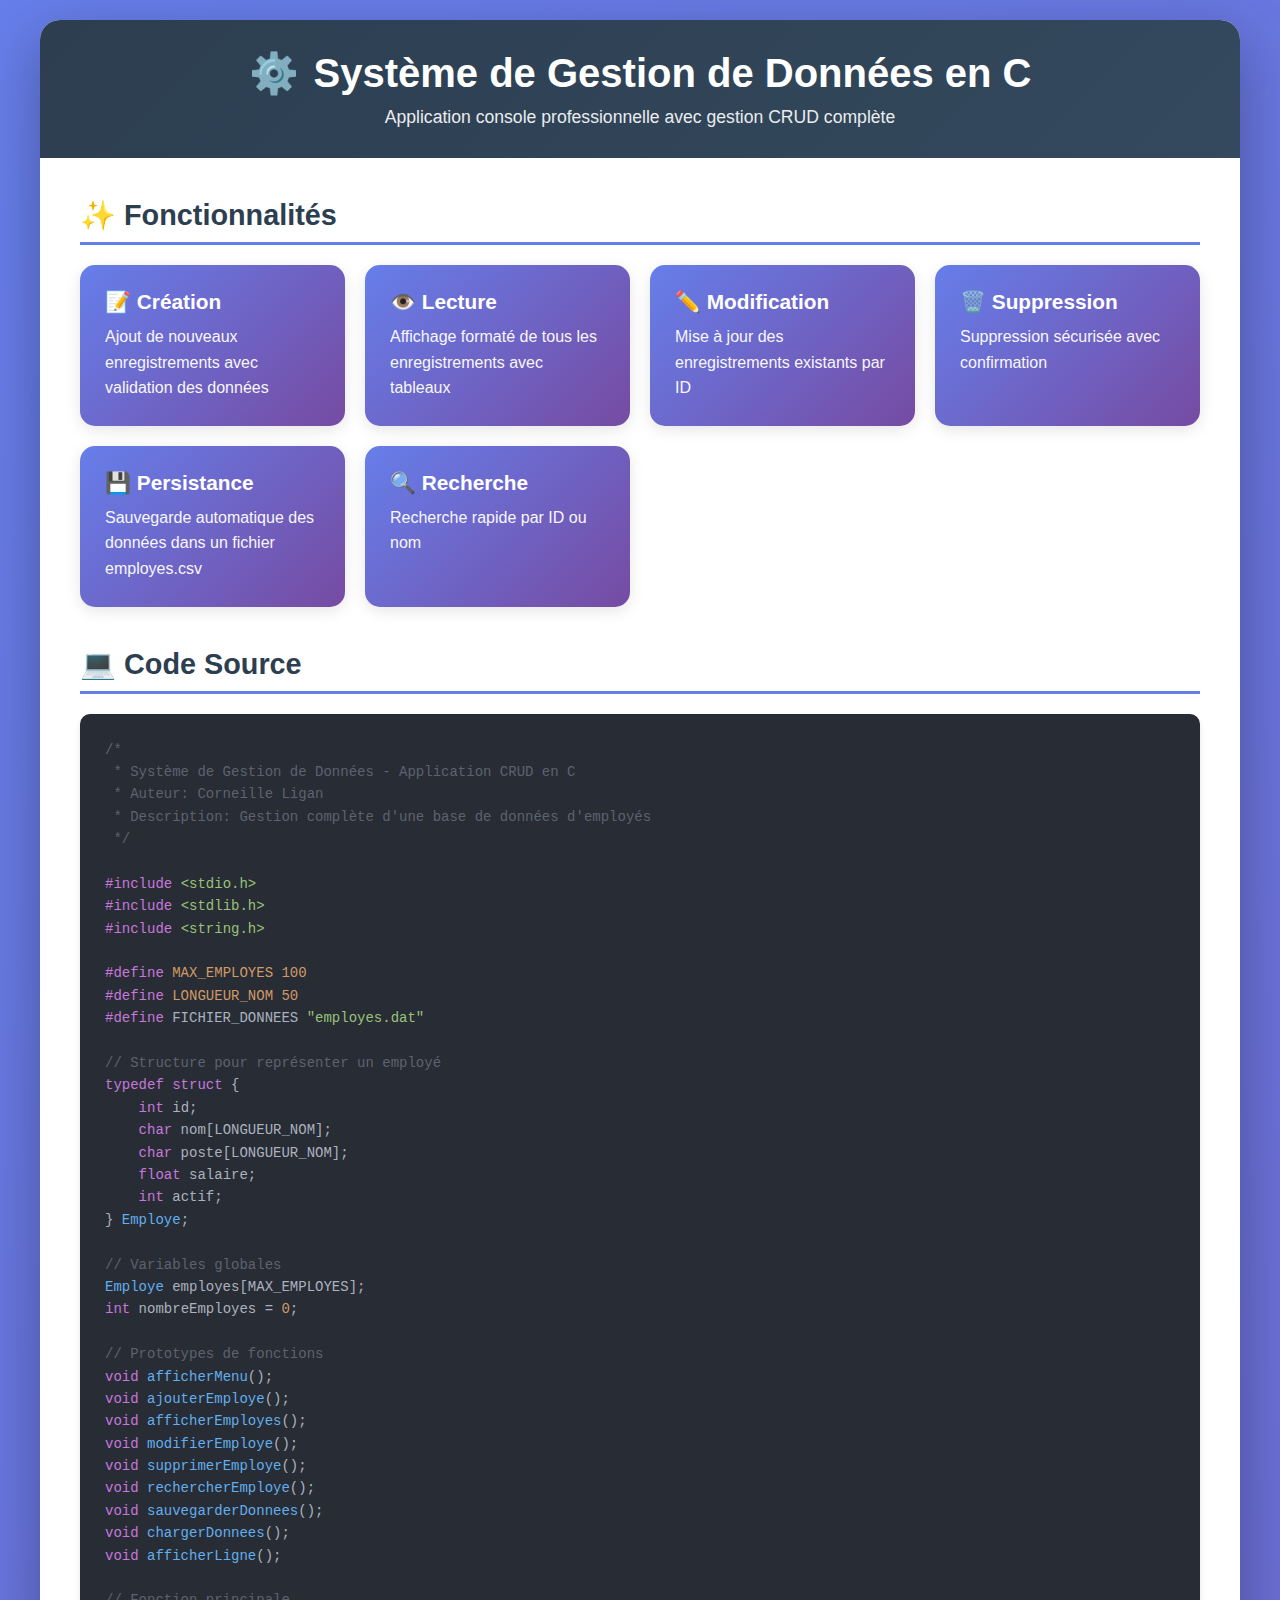
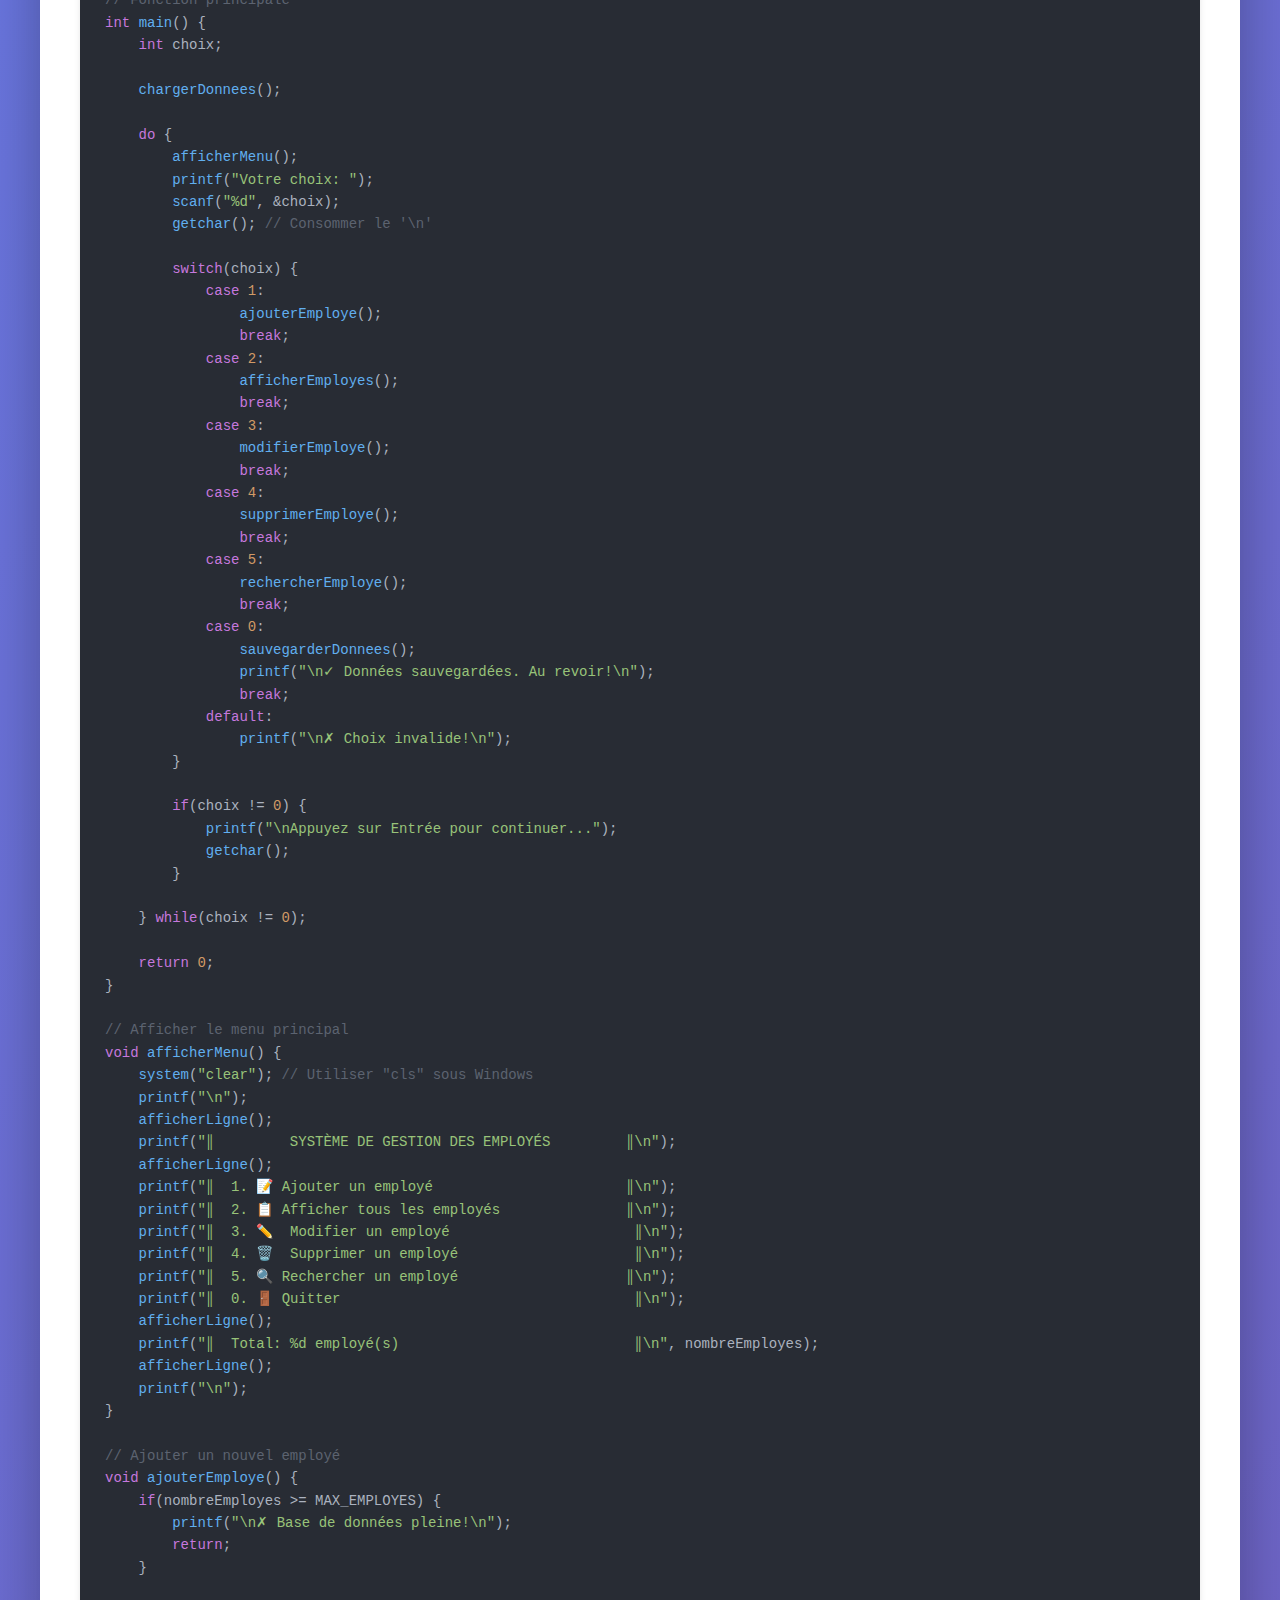
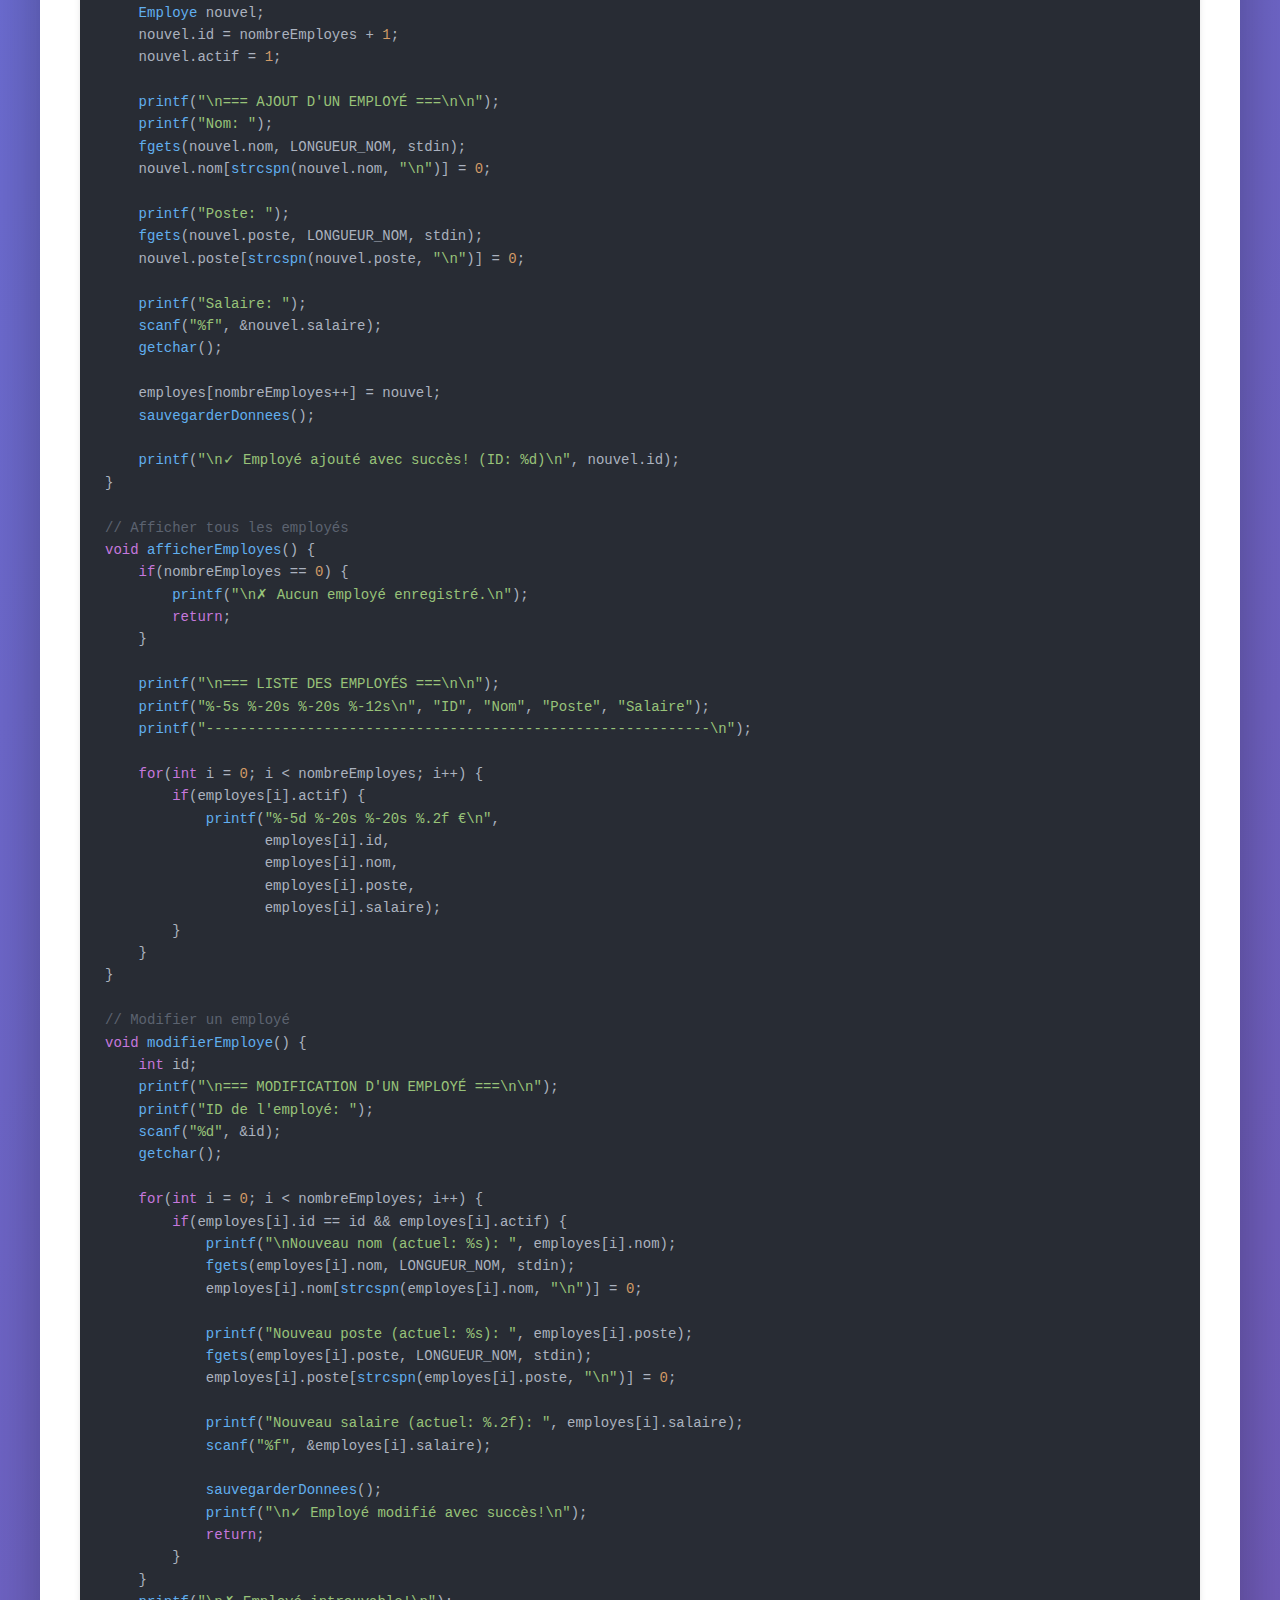
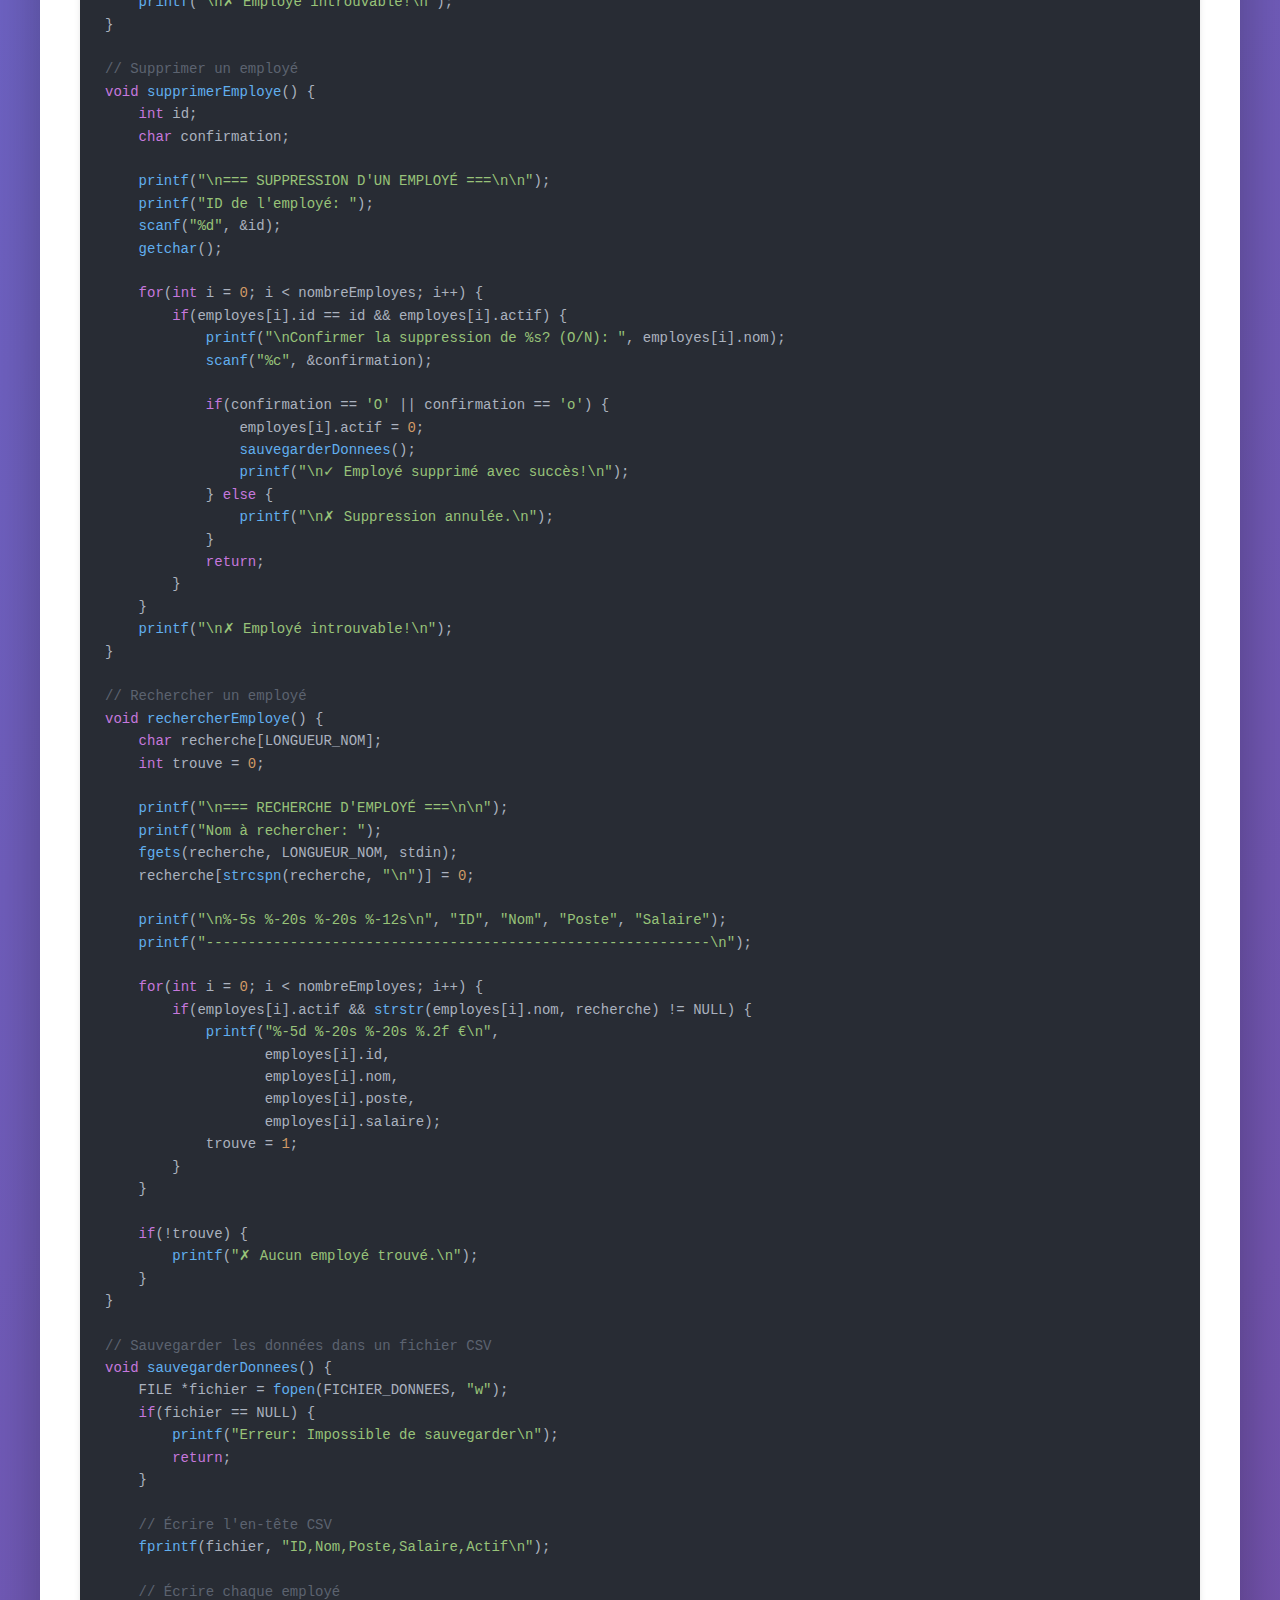
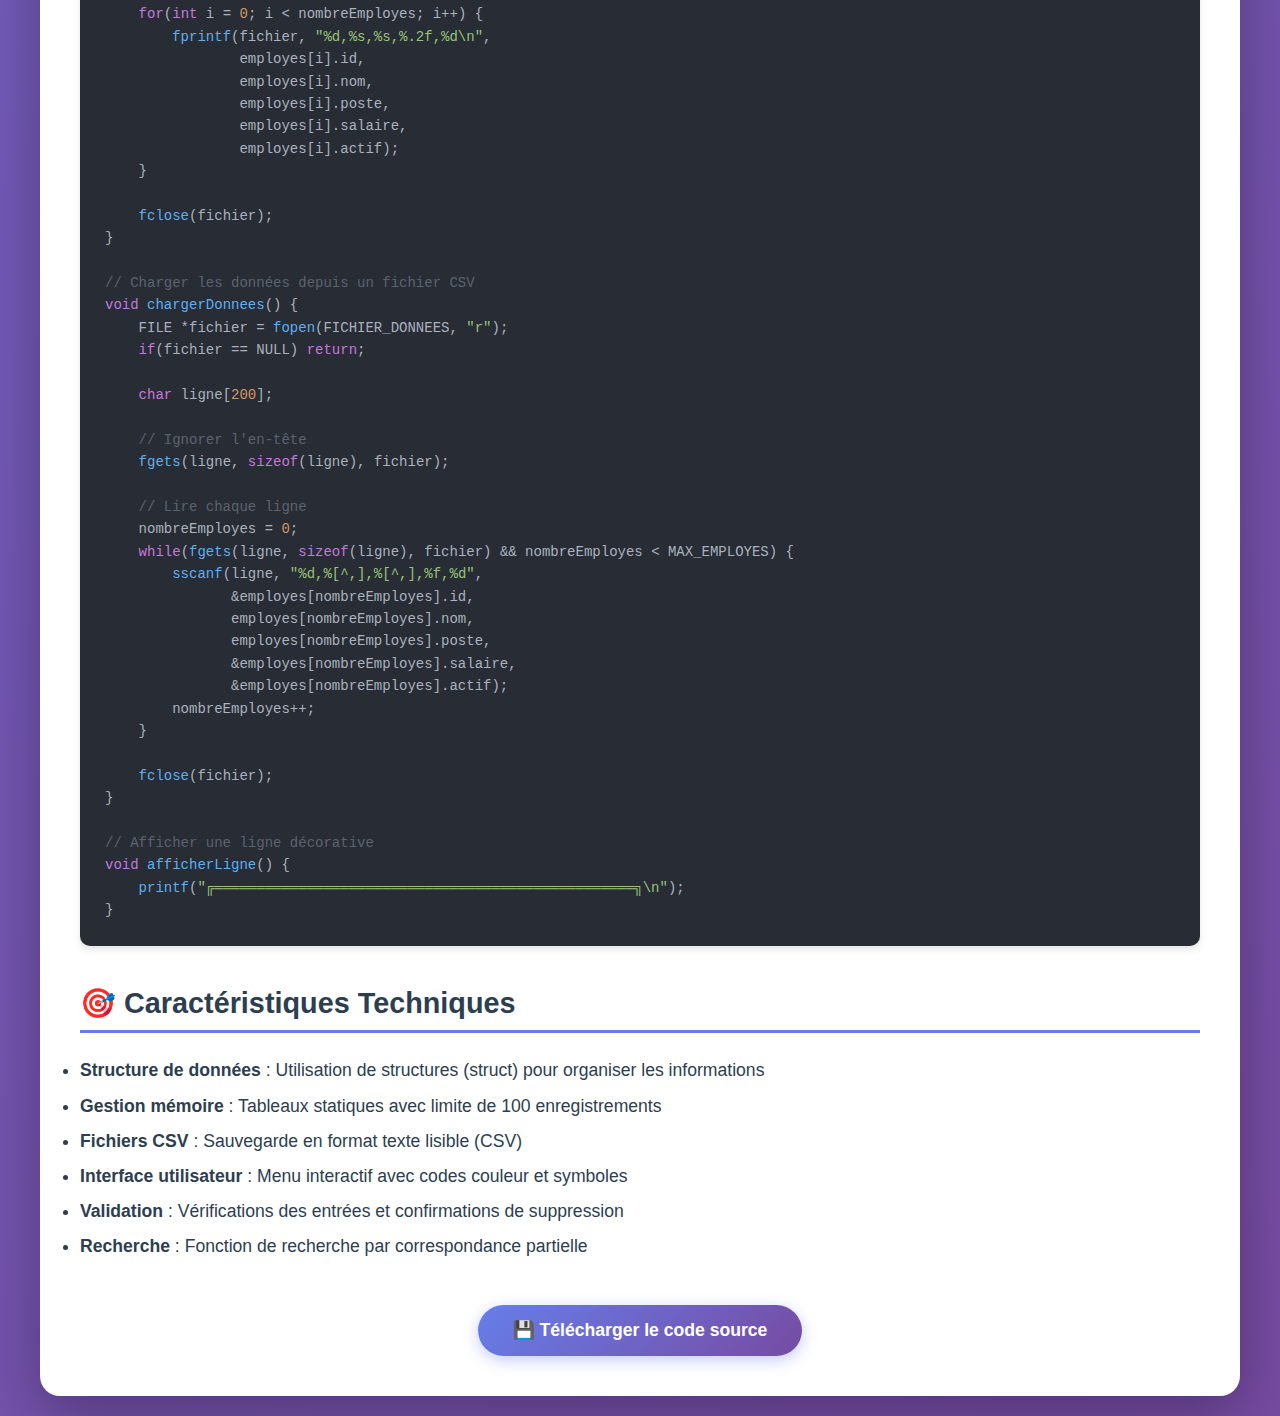
<file: systeme-de-gestion.html>
<!DOCTYPE html>
<html lang="fr">
<head>
    <meta charset="UTF-8">
    <meta name="viewport" content="width=device-width, initial-scale=1.0">
    <title>Programme C - Gestion de Données</title>
    <style>
        * {
            margin: 0;
            padding: 0;
            box-sizing: border-box;
        }

        body {
            font-family: 'Segoe UI', Tahoma, Geneva, Verdana, sans-serif;
            background: linear-gradient(135deg, #667eea 0%, #764ba2 100%);
            min-height: 100vh;
            padding: 20px;
        }

        .container {
            max-width: 1200px;
            margin: 0 auto;
            background: white;
            border-radius: 20px;
            box-shadow: 0 20px 60px rgba(0,0,0,0.3);
            overflow: hidden;
        }

        .header {
            background: linear-gradient(135deg, #2c3e50 0%, #34495e 100%);
            color: white;
            padding: 30px;
            text-align: center;
        }

        .header h1 {
            font-size: 2.5em;
            margin-bottom: 10px;
            display: flex;
            align-items: center;
            justify-content: center;
            gap: 15px;
        }

        .header p {
            opacity: 0.9;
            font-size: 1.1em;
        }

        .content {
            padding: 40px;
        }

        .section {
            margin-bottom: 40px;
        }

        .section h2 {
            color: #2c3e50;
            margin-bottom: 20px;
            font-size: 1.8em;
            border-bottom: 3px solid #667eea;
            padding-bottom: 10px;
        }

        .code-block {
            background: #282c34;
            color: #abb2bf;
            padding: 25px;
            border-radius: 10px;
            overflow-x: auto;
            font-family: 'Courier New', monospace;
            font-size: 14px;
            line-height: 1.6;
            box-shadow: 0 4px 6px rgba(0,0,0,0.1);
        }

        .code-block .comment {
            color: #5c6370;
        }

        .code-block .keyword {
            color: #c678dd;
        }

        .code-block .string {
            color: #98c379;
        }

        .code-block .function {
            color: #61afef;
        }

        .code-block .number {
            color: #d19a66;
        }

        .features {
            display: grid;
            grid-template-columns: repeat(auto-fit, minmax(250px, 1fr));
            gap: 20px;
            margin-top: 20px;
        }

        .feature-card {
            background: linear-gradient(135deg, #667eea 0%, #764ba2 100%);
            color: white;
            padding: 25px;
            border-radius: 15px;
            box-shadow: 0 4px 15px rgba(0,0,0,0.1);
            transition: transform 0.3s ease;
        }

        .feature-card:hover {
            transform: translateY(-5px);
        }

        .feature-card h3 {
            margin-bottom: 10px;
            font-size: 1.3em;
        }

        .feature-card p {
            opacity: 0.95;
            line-height: 1.6;
        }

        .download-btn {
            display: inline-block;
            background: linear-gradient(135deg, #667eea 0%, #764ba2 100%);
            color: white;
            padding: 15px 35px;
            border-radius: 50px;
            text-decoration: none;
            font-weight: bold;
            font-size: 1.1em;
            transition: all 0.3s ease;
            box-shadow: 0 4px 15px rgba(102, 126, 234, 0.4);
        }

        .download-btn:hover {
            transform: translateY(-2px);
            box-shadow: 0 6px 20px rgba(102, 126, 234, 0.6);
        }

        .btn-container {
            text-align: center;
            margin-top: 30px;
        }
    </style>
</head>
<body>
    <div class="container">
        <div class="header">
            <h1><span>⚙️</span> Système de Gestion de Données en C</h1>
            <p>Application console professionnelle avec gestion CRUD complète</p>
        </div>

        <div class="content">
            <div class="section">
                <h2>✨ Fonctionnalités</h2>
                <div class="features">
                    <div class="feature-card">
                        <h3>📝 Création</h3>
                        <p>Ajout de nouveaux enregistrements avec validation des données</p>
                    </div>
                    <div class="feature-card">
                        <h3>👁️ Lecture</h3>
                        <p>Affichage formaté de tous les enregistrements avec tableaux</p>
                    </div>
                    <div class="feature-card">
                        <h3>✏️ Modification</h3>
                        <p>Mise à jour des enregistrements existants par ID</p>
                    </div>
                    <div class="feature-card">
                        <h3>🗑️ Suppression</h3>
                        <p>Suppression sécurisée avec confirmation</p>
                    </div>
                    <div class="feature-card">
                        <h3>💾 Persistance</h3>
                        <p>Sauvegarde automatique des données dans un fichier employes.csv</p>
                    </div>
                    <div class="feature-card">
                        <h3>🔍 Recherche</h3>
                        <p>Recherche rapide par ID ou nom</p>
                    </div>
                </div>
            </div>

            <div class="section">
                <h2>💻 Code Source</h2>
                <div class="code-block">
<pre><span class="comment">/*
 * Système de Gestion de Données - Application CRUD en C
 * Auteur: Corneille Ligan
 * Description: Gestion complète d'une base de données d'employés
 */</span>

<span class="keyword">#include</span> <span class="string">&lt;stdio.h&gt;</span>
<span class="keyword">#include</span> <span class="string">&lt;stdlib.h&gt;</span>
<span class="keyword">#include</span> <span class="string">&lt;string.h&gt;</span>

<span class="keyword">#define</span> <span class="number">MAX_EMPLOYES 100</span>
<span class="keyword">#define</span> <span class="number">LONGUEUR_NOM 50</span>
<span class="keyword">#define</span> FICHIER_DONNEES <span class="string">"employes.dat"</span>

<span class="comment">// Structure pour représenter un employé</span>
<span class="keyword">typedef struct</span> {
    <span class="keyword">int</span> id;
    <span class="keyword">char</span> nom[LONGUEUR_NOM];
    <span class="keyword">char</span> poste[LONGUEUR_NOM];
    <span class="keyword">float</span> salaire;
    <span class="keyword">int</span> actif;
} <span class="function">Employe</span>;

<span class="comment">// Variables globales</span>
<span class="function">Employe</span> employes[MAX_EMPLOYES];
<span class="keyword">int</span> nombreEmployes = <span class="number">0</span>;

<span class="comment">// Prototypes de fonctions</span>
<span class="keyword">void</span> <span class="function">afficherMenu</span>();
<span class="keyword">void</span> <span class="function">ajouterEmploye</span>();
<span class="keyword">void</span> <span class="function">afficherEmployes</span>();
<span class="keyword">void</span> <span class="function">modifierEmploye</span>();
<span class="keyword">void</span> <span class="function">supprimerEmploye</span>();
<span class="keyword">void</span> <span class="function">rechercherEmploye</span>();
<span class="keyword">void</span> <span class="function">sauvegarderDonnees</span>();
<span class="keyword">void</span> <span class="function">chargerDonnees</span>();
<span class="keyword">void</span> <span class="function">afficherLigne</span>();

<span class="comment">// Fonction principale</span>
<span class="keyword">int</span> <span class="function">main</span>() {
    <span class="keyword">int</span> choix;
    
    <span class="function">chargerDonnees</span>();
    
    <span class="keyword">do</span> {
        <span class="function">afficherMenu</span>();
        <span class="function">printf</span>(<span class="string">"Votre choix: "</span>);
        <span class="function">scanf</span>(<span class="string">"%d"</span>, &choix);
        <span class="function">getchar</span>(); <span class="comment">// Consommer le '\n'</span>
        
        <span class="keyword">switch</span>(choix) {
            <span class="keyword">case</span> <span class="number">1</span>:
                <span class="function">ajouterEmploye</span>();
                <span class="keyword">break</span>;
            <span class="keyword">case</span> <span class="number">2</span>:
                <span class="function">afficherEmployes</span>();
                <span class="keyword">break</span>;
            <span class="keyword">case</span> <span class="number">3</span>:
                <span class="function">modifierEmploye</span>();
                <span class="keyword">break</span>;
            <span class="keyword">case</span> <span class="number">4</span>:
                <span class="function">supprimerEmploye</span>();
                <span class="keyword">break</span>;
            <span class="keyword">case</span> <span class="number">5</span>:
                <span class="function">rechercherEmploye</span>();
                <span class="keyword">break</span>;
            <span class="keyword">case</span> <span class="number">0</span>:
                <span class="function">sauvegarderDonnees</span>();
                <span class="function">printf</span>(<span class="string">"\n✓ Données sauvegardées. Au revoir!\n"</span>);
                <span class="keyword">break</span>;
            <span class="keyword">default</span>:
                <span class="function">printf</span>(<span class="string">"\n✗ Choix invalide!\n"</span>);
        }
        
        <span class="keyword">if</span>(choix != <span class="number">0</span>) {
            <span class="function">printf</span>(<span class="string">"\nAppuyez sur Entrée pour continuer..."</span>);
            <span class="function">getchar</span>();
        }
        
    } <span class="keyword">while</span>(choix != <span class="number">0</span>);
    
    <span class="keyword">return</span> <span class="number">0</span>;
}

<span class="comment">// Afficher le menu principal</span>
<span class="keyword">void</span> <span class="function">afficherMenu</span>() {
    <span class="function">system</span>(<span class="string">"clear"</span>); <span class="comment">// Utiliser "cls" sous Windows</span>
    <span class="function">printf</span>(<span class="string">"\n"</span>);
    <span class="function">afficherLigne</span>();
    <span class="function">printf</span>(<span class="string">"║         SYSTÈME DE GESTION DES EMPLOYÉS         ║\n"</span>);
    <span class="function">afficherLigne</span>();
    <span class="function">printf</span>(<span class="string">"║  1. 📝 Ajouter un employé                       ║\n"</span>);
    <span class="function">printf</span>(<span class="string">"║  2. 📋 Afficher tous les employés               ║\n"</span>);
    <span class="function">printf</span>(<span class="string">"║  3. ✏️  Modifier un employé                      ║\n"</span>);
    <span class="function">printf</span>(<span class="string">"║  4. 🗑️  Supprimer un employé                     ║\n"</span>);
    <span class="function">printf</span>(<span class="string">"║  5. 🔍 Rechercher un employé                    ║\n"</span>);
    <span class="function">printf</span>(<span class="string">"║  0. 🚪 Quitter                                   ║\n"</span>);
    <span class="function">afficherLigne</span>();
    <span class="function">printf</span>(<span class="string">"║  Total: %d employé(s)                            ║\n"</span>, nombreEmployes);
    <span class="function">afficherLigne</span>();
    <span class="function">printf</span>(<span class="string">"\n"</span>);
}

<span class="comment">// Ajouter un nouvel employé</span>
<span class="keyword">void</span> <span class="function">ajouterEmploye</span>() {
    <span class="keyword">if</span>(nombreEmployes >= MAX_EMPLOYES) {
        <span class="function">printf</span>(<span class="string">"\n✗ Base de données pleine!\n"</span>);
        <span class="keyword">return</span>;
    }
    
    <span class="function">Employe</span> nouvel;
    nouvel.id = nombreEmployes + <span class="number">1</span>;
    nouvel.actif = <span class="number">1</span>;
    
    <span class="function">printf</span>(<span class="string">"\n=== AJOUT D'UN EMPLOYÉ ===\n\n"</span>);
    <span class="function">printf</span>(<span class="string">"Nom: "</span>);
    <span class="function">fgets</span>(nouvel.nom, LONGUEUR_NOM, stdin);
    nouvel.nom[<span class="function">strcspn</span>(nouvel.nom, <span class="string">"\n"</span>)] = <span class="number">0</span>;
    
    <span class="function">printf</span>(<span class="string">"Poste: "</span>);
    <span class="function">fgets</span>(nouvel.poste, LONGUEUR_NOM, stdin);
    nouvel.poste[<span class="function">strcspn</span>(nouvel.poste, <span class="string">"\n"</span>)] = <span class="number">0</span>;
    
    <span class="function">printf</span>(<span class="string">"Salaire: "</span>);
    <span class="function">scanf</span>(<span class="string">"%f"</span>, &nouvel.salaire);
    <span class="function">getchar</span>();
    
    employes[nombreEmployes++] = nouvel;
    <span class="function">sauvegarderDonnees</span>();
    
    <span class="function">printf</span>(<span class="string">"\n✓ Employé ajouté avec succès! (ID: %d)\n"</span>, nouvel.id);
}

<span class="comment">// Afficher tous les employés</span>
<span class="keyword">void</span> <span class="function">afficherEmployes</span>() {
    <span class="keyword">if</span>(nombreEmployes == <span class="number">0</span>) {
        <span class="function">printf</span>(<span class="string">"\n✗ Aucun employé enregistré.\n"</span>);
        <span class="keyword">return</span>;
    }
    
    <span class="function">printf</span>(<span class="string">"\n=== LISTE DES EMPLOYÉS ===\n\n"</span>);
    <span class="function">printf</span>(<span class="string">"%-5s %-20s %-20s %-12s\n"</span>, <span class="string">"ID"</span>, <span class="string">"Nom"</span>, <span class="string">"Poste"</span>, <span class="string">"Salaire"</span>);
    <span class="function">printf</span>(<span class="string">"------------------------------------------------------------\n"</span>);
    
    <span class="keyword">for</span>(<span class="keyword">int</span> i = <span class="number">0</span>; i < nombreEmployes; i++) {
        <span class="keyword">if</span>(employes[i].actif) {
            <span class="function">printf</span>(<span class="string">"%-5d %-20s %-20s %.2f €\n"</span>,
                   employes[i].id,
                   employes[i].nom,
                   employes[i].poste,
                   employes[i].salaire);
        }
    }
}

<span class="comment">// Modifier un employé</span>
<span class="keyword">void</span> <span class="function">modifierEmploye</span>() {
    <span class="keyword">int</span> id;
    <span class="function">printf</span>(<span class="string">"\n=== MODIFICATION D'UN EMPLOYÉ ===\n\n"</span>);
    <span class="function">printf</span>(<span class="string">"ID de l'employé: "</span>);
    <span class="function">scanf</span>(<span class="string">"%d"</span>, &id);
    <span class="function">getchar</span>();
    
    <span class="keyword">for</span>(<span class="keyword">int</span> i = <span class="number">0</span>; i < nombreEmployes; i++) {
        <span class="keyword">if</span>(employes[i].id == id && employes[i].actif) {
            <span class="function">printf</span>(<span class="string">"\nNouveau nom (actuel: %s): "</span>, employes[i].nom);
            <span class="function">fgets</span>(employes[i].nom, LONGUEUR_NOM, stdin);
            employes[i].nom[<span class="function">strcspn</span>(employes[i].nom, <span class="string">"\n"</span>)] = <span class="number">0</span>;
            
            <span class="function">printf</span>(<span class="string">"Nouveau poste (actuel: %s): "</span>, employes[i].poste);
            <span class="function">fgets</span>(employes[i].poste, LONGUEUR_NOM, stdin);
            employes[i].poste[<span class="function">strcspn</span>(employes[i].poste, <span class="string">"\n"</span>)] = <span class="number">0</span>;
            
            <span class="function">printf</span>(<span class="string">"Nouveau salaire (actuel: %.2f): "</span>, employes[i].salaire);
            <span class="function">scanf</span>(<span class="string">"%f"</span>, &employes[i].salaire);
            
            <span class="function">sauvegarderDonnees</span>();
            <span class="function">printf</span>(<span class="string">"\n✓ Employé modifié avec succès!\n"</span>);
            <span class="keyword">return</span>;
        }
    }
    <span class="function">printf</span>(<span class="string">"\n✗ Employé introuvable!\n"</span>);
}

<span class="comment">// Supprimer un employé</span>
<span class="keyword">void</span> <span class="function">supprimerEmploye</span>() {
    <span class="keyword">int</span> id;
    <span class="keyword">char</span> confirmation;
    
    <span class="function">printf</span>(<span class="string">"\n=== SUPPRESSION D'UN EMPLOYÉ ===\n\n"</span>);
    <span class="function">printf</span>(<span class="string">"ID de l'employé: "</span>);
    <span class="function">scanf</span>(<span class="string">"%d"</span>, &id);
    <span class="function">getchar</span>();
    
    <span class="keyword">for</span>(<span class="keyword">int</span> i = <span class="number">0</span>; i < nombreEmployes; i++) {
        <span class="keyword">if</span>(employes[i].id == id && employes[i].actif) {
            <span class="function">printf</span>(<span class="string">"\nConfirmer la suppression de %s? (O/N): "</span>, employes[i].nom);
            <span class="function">scanf</span>(<span class="string">"%c"</span>, &confirmation);
            
            <span class="keyword">if</span>(confirmation == <span class="string">'O'</span> || confirmation == <span class="string">'o'</span>) {
                employes[i].actif = <span class="number">0</span>;
                <span class="function">sauvegarderDonnees</span>();
                <span class="function">printf</span>(<span class="string">"\n✓ Employé supprimé avec succès!\n"</span>);
            } <span class="keyword">else</span> {
                <span class="function">printf</span>(<span class="string">"\n✗ Suppression annulée.\n"</span>);
            }
            <span class="keyword">return</span>;
        }
    }
    <span class="function">printf</span>(<span class="string">"\n✗ Employé introuvable!\n"</span>);
}

<span class="comment">// Rechercher un employé</span>
<span class="keyword">void</span> <span class="function">rechercherEmploye</span>() {
    <span class="keyword">char</span> recherche[LONGUEUR_NOM];
    <span class="keyword">int</span> trouve = <span class="number">0</span>;
    
    <span class="function">printf</span>(<span class="string">"\n=== RECHERCHE D'EMPLOYÉ ===\n\n"</span>);
    <span class="function">printf</span>(<span class="string">"Nom à rechercher: "</span>);
    <span class="function">fgets</span>(recherche, LONGUEUR_NOM, stdin);
    recherche[<span class="function">strcspn</span>(recherche, <span class="string">"\n"</span>)] = <span class="number">0</span>;
    
    <span class="function">printf</span>(<span class="string">"\n%-5s %-20s %-20s %-12s\n"</span>, <span class="string">"ID"</span>, <span class="string">"Nom"</span>, <span class="string">"Poste"</span>, <span class="string">"Salaire"</span>);
    <span class="function">printf</span>(<span class="string">"------------------------------------------------------------\n"</span>);
    
    <span class="keyword">for</span>(<span class="keyword">int</span> i = <span class="number">0</span>; i < nombreEmployes; i++) {
        <span class="keyword">if</span>(employes[i].actif && <span class="function">strstr</span>(employes[i].nom, recherche) != NULL) {
            <span class="function">printf</span>(<span class="string">"%-5d %-20s %-20s %.2f €\n"</span>,
                   employes[i].id,
                   employes[i].nom,
                   employes[i].poste,
                   employes[i].salaire);
            trouve = <span class="number">1</span>;
        }
    }
    
    <span class="keyword">if</span>(!trouve) {
        <span class="function">printf</span>(<span class="string">"✗ Aucun employé trouvé.\n"</span>);
    }
}

<span class="comment">// Sauvegarder les données dans un fichier CSV</span>
<span class="keyword">void</span> <span class="function">sauvegarderDonnees</span>() {
    FILE *fichier = <span class="function">fopen</span>(FICHIER_DONNEES, <span class="string">"w"</span>);
    <span class="keyword">if</span>(fichier == NULL) {
        <span class="function">printf</span>(<span class="string">"Erreur: Impossible de sauvegarder\n"</span>);
        <span class="keyword">return</span>;
    }
    
    <span class="comment">// Écrire l'en-tête CSV</span>
    <span class="function">fprintf</span>(fichier, <span class="string">"ID,Nom,Poste,Salaire,Actif\n"</span>);
    
    <span class="comment">// Écrire chaque employé</span>
    <span class="keyword">for</span>(<span class="keyword">int</span> i = <span class="number">0</span>; i < nombreEmployes; i++) {
        <span class="function">fprintf</span>(fichier, <span class="string">"%d,%s,%s,%.2f,%d\n"</span>,
                employes[i].id,
                employes[i].nom,
                employes[i].poste,
                employes[i].salaire,
                employes[i].actif);
    }
    
    <span class="function">fclose</span>(fichier);
}

<span class="comment">// Charger les données depuis un fichier CSV</span>
<span class="keyword">void</span> <span class="function">chargerDonnees</span>() {
    FILE *fichier = <span class="function">fopen</span>(FICHIER_DONNEES, <span class="string">"r"</span>);
    <span class="keyword">if</span>(fichier == NULL) <span class="keyword">return</span>;
    
    <span class="keyword">char</span> ligne[<span class="number">200</span>];
    
    <span class="comment">// Ignorer l'en-tête</span>
    <span class="function">fgets</span>(ligne, <span class="keyword">sizeof</span>(ligne), fichier);
    
    <span class="comment">// Lire chaque ligne</span>
    nombreEmployes = <span class="number">0</span>;
    <span class="keyword">while</span>(<span class="function">fgets</span>(ligne, <span class="keyword">sizeof</span>(ligne), fichier) && nombreEmployes < MAX_EMPLOYES) {
        <span class="function">sscanf</span>(ligne, <span class="string">"%d,%[^,],%[^,],%f,%d"</span>,
               &employes[nombreEmployes].id,
               employes[nombreEmployes].nom,
               employes[nombreEmployes].poste,
               &employes[nombreEmployes].salaire,
               &employes[nombreEmployes].actif);
        nombreEmployes++;
    }
    
    <span class="function">fclose</span>(fichier);
}

<span class="comment">// Afficher une ligne décorative</span>
<span class="keyword">void</span> <span class="function">afficherLigne</span>() {
    <span class="function">printf</span>(<span class="string">"╔══════════════════════════════════════════════════╗\n"</span>);
}</pre>
                </div>
            </div>

            <div class="section">
                <h2>🎯 Caractéristiques Techniques</h2>
                <ul style="line-height: 2; color: #2c3e50; font-size: 1.1em;">
                    <li><strong>Structure de données</strong> : Utilisation de structures (struct) pour organiser les informations</li>
                    <li><strong>Gestion mémoire</strong> : Tableaux statiques avec limite de 100 enregistrements</li>
                    <li><strong>Fichiers CSV</strong> : Sauvegarde en format texte lisible (CSV)</li>
                    <li><strong>Interface utilisateur</strong> : Menu interactif avec codes couleur et symboles</li>
                    <li><strong>Validation</strong> : Vérifications des entrées et confirmations de suppression</li>
                    <li><strong>Recherche</strong> : Fonction de recherche par correspondance partielle</li>
                </ul>
            </div>

            <div class="btn-container">
                <a href="#" class="download-btn" onclick="downloadCode(); return false;">
                    💾 Télécharger le code source
                </a>
            </div>
        </div>
    </div>

    <script>
        function downloadCode() {
            const code = `/*
 * Systeme de Gestion de Donnees - Application CRUD en C
 * Auteur: Corneille Ligan
 * Description: Gestion complete d'une base de donnees d'employes
 */

#include <stdio.h>
#include <stdlib.h>
#include <string.h>

#define MAX_EMPLOYES 100
#define LONGUEUR_NOM 50
#define FICHIER_DONNEES "employes.csv"

/* Structure pour representer un employe */
typedef struct {
    int id;
    char nom[LONGUEUR_NOM];
    char poste[LONGUEUR_NOM];
    float salaire;
    int actif;
} Employe;

/* Variables globales */
Employe employes[MAX_EMPLOYES];
int nombreEmployes = 0;

/* Prototypes de fonctions */
void afficherMenu();
void ajouterEmploye();
void afficherEmployes();
void modifierEmploye();
void supprimerEmploye();
void rechercherEmploye();
void sauvegarderDonnees();
void chargerDonnees();
void afficherLigne();

/* Fonction principale */
int main() {
    int choix;
    
    chargerDonnees();
    
    do {
        afficherMenu();
        printf("Votre choix: ");
        scanf("%d", &choix);
        getchar();
        
        switch(choix) {
            case 1:
                ajouterEmploye();
                break;
            case 2:
                afficherEmployes();
                break;
            case 3:
                modifierEmploye();
                break;
            case 4:
                supprimerEmploye();
                break;
            case 5:
                rechercherEmploye();
                break;
            case 0:
                sauvegarderDonnees();
                printf("\\nDonnees sauvegardees. Au revoir!\\n");
                break;
            default:
                printf("\\nChoix invalide!\\n");
        }
        
        if(choix != 0) {
            printf("\\nAppuyez sur Entree pour continuer...");
            getchar();
        }
        
    } while(choix != 0);
    
    return 0;
}

/* Afficher le menu principal */
void afficherMenu() {
    system("clear");
    printf("\\n");
    afficherLigne();
    printf("         SYSTEME DE GESTION DES EMPLOYES\\n");
    afficherLigne();
    printf("  1. Ajouter un employe\\n");
    printf("  2. Afficher tous les employes\\n");
    printf("  3. Modifier un employe\\n");
    printf("  4. Supprimer un employe\\n");
    printf("  5. Rechercher un employe\\n");
    printf("  0. Quitter\\n");
    afficherLigne();
    printf("  Total: %d employe(s)\\n", nombreEmployes);
    afficherLigne();
    printf("\\n");
}

/* Ajouter un nouvel employe */
void ajouterEmploye() {
    if(nombreEmployes >= MAX_EMPLOYES) {
        printf("\\nBase de donnees pleine!\\n");
        return;
    }
    
    Employe nouvel;
    nouvel.id = nombreEmployes + 1;
    nouvel.actif = 1;
    
    printf("\\n=== AJOUT D'UN EMPLOYE ===\\n\\n");
    printf("Nom: ");
    fgets(nouvel.nom, LONGUEUR_NOM, stdin);
    nouvel.nom[strcspn(nouvel.nom, "\\n")] = 0;
    
    printf("Poste: ");
    fgets(nouvel.poste, LONGUEUR_NOM, stdin);
    nouvel.poste[strcspn(nouvel.poste, "\\n")] = 0;
    
    printf("Salaire: ");
    scanf("%f", &nouvel.salaire);
    getchar();
    
    employes[nombreEmployes++] = nouvel;
    sauvegarderDonnees();
    
    printf("\\nEmploye ajoute avec succes! (ID: %d)\\n", nouvel.id);
}

/* Afficher tous les employes */
void afficherEmployes() {
    if(nombreEmployes == 0) {
        printf("\\nAucun employe enregistre.\\n");
        return;
    }
    
    printf("\\n=== LISTE DES EMPLOYES ===\\n\\n");
    printf("%-5s %-20s %-20s %-12s\\n", "ID", "Nom", "Poste", "Salaire");
    printf("------------------------------------------------------------\\n");
    
    for(int i = 0; i < nombreEmployes; i++) {
        if(employes[i].actif) {
            printf("%-5d %-20s %-20s %.2f euros\\n",
                   employes[i].id,
                   employes[i].nom,
                   employes[i].poste,
                   employes[i].salaire);
        }
    }
}

/* Modifier un employe */
void modifierEmploye() {
    int id;
    printf("\\n=== MODIFICATION D'UN EMPLOYE ===\\n\\n");
    printf("ID de l'employe: ");
    scanf("%d", &id);
    getchar();
    
    for(int i = 0; i < nombreEmployes; i++) {
        if(employes[i].id == id && employes[i].actif) {
            printf("\\nNouveau nom (actuel: %s): ", employes[i].nom);
            fgets(employes[i].nom, LONGUEUR_NOM, stdin);
            employes[i].nom[strcspn(employes[i].nom, "\\n")] = 0;
            
            printf("Nouveau poste (actuel: %s): ", employes[i].poste);
            fgets(employes[i].poste, LONGUEUR_NOM, stdin);
            employes[i].poste[strcspn(employes[i].poste, "\\n")] = 0;
            
            printf("Nouveau salaire (actuel: %.2f): ", employes[i].salaire);
            scanf("%f", &employes[i].salaire);
            
            sauvegarderDonnees();
            printf("\\nEmploye modifie avec succes!\\n");
            return;
        }
    }
    printf("\\nEmploye introuvable!\\n");
}

/* Supprimer un employe */
void supprimerEmploye() {
    int id;
    char confirmation;
    
    printf("\\n=== SUPPRESSION D'UN EMPLOYE ===\\n\\n");
    printf("ID de l'employe: ");
    scanf("%d", &id);
    getchar();
    
    for(int i = 0; i < nombreEmployes; i++) {
        if(employes[i].id == id && employes[i].actif) {
            printf("\\nConfirmer la suppression de %s? (O/N): ", employes[i].nom);
            scanf("%c", &confirmation);
            
            if(confirmation == 'O' || confirmation == 'o') {
                employes[i].actif = 0;
                sauvegarderDonnees();
                printf("\\nEmploye supprime avec succes!\\n");
            } else {
                printf("\\nSuppression annulee.\\n");
            }
            return;
        }
    }
    printf("\\nEmploye introuvable!\\n");
}

/* Rechercher un employe */
void rechercherEmploye() {
    char recherche[LONGUEUR_NOM];
    int trouve = 0;
    
    printf("\\n=== RECHERCHE D'EMPLOYE ===\\n\\n");
    printf("Nom a rechercher: ");
    fgets(recherche, LONGUEUR_NOM, stdin);
    recherche[strcspn(recherche, "\\n")] = 0;
    
    printf("\\n%-5s %-20s %-20s %-12s\\n", "ID", "Nom", "Poste", "Salaire");
    printf("------------------------------------------------------------\\n");
    
    for(int i = 0; i < nombreEmployes; i++) {
        if(employes[i].actif && strstr(employes[i].nom, recherche) != NULL) {
            printf("%-5d %-20s %-20s %.2f euros\\n",
                   employes[i].id,
                   employes[i].nom,
                   employes[i].poste,
                   employes[i].salaire);
            trouve = 1;
        }
    }
    
    if(!trouve) {
        printf("Aucun employe trouve.\\n");
    }
}

/* Sauvegarder les donnees dans un fichier CSV */
void sauvegarderDonnees() {
    FILE *fichier = fopen(FICHIER_DONNEES, "w");
    if(fichier == NULL) {
        printf("Erreur: Impossible de sauvegarder les donnees\\n");
        return;
    }
    
    /* Ecrire l'en-tete CSV */
    fprintf(fichier, "ID,Nom,Poste,Salaire,Actif\\n");
    
    /* Ecrire chaque employe */
    for(int i = 0; i < nombreEmployes; i++) {
        fprintf(fichier, "%d,%s,%s,%.2f,%d\\n",
                employes[i].id,
                employes[i].nom,
                employes[i].poste,
                employes[i].salaire,
                employes[i].actif);
    }
    
    fclose(fichier);
}

/* Charger les donnees depuis un fichier CSV */
void chargerDonnees() {
    FILE *fichier = fopen(FICHIER_DONNEES, "r");
    if(fichier == NULL) return;
    
    char ligne[200];
    
    /* Ignorer la premiere ligne (en-tete) */
    fgets(ligne, sizeof(ligne), fichier);
    
    /* Lire chaque ligne */
    nombreEmployes = 0;
    while(fgets(ligne, sizeof(ligne), fichier) && nombreEmployes < MAX_EMPLOYES) {
        sscanf(ligne, "%d,%[^,],%[^,],%f,%d",
               &employes[nombreEmployes].id,
               employes[nombreEmployes].nom,
               employes[nombreEmployes].poste,
               &employes[nombreEmployes].salaire,
               &employes[nombreEmployes].actif);
        nombreEmployes++;
    }
    
    fclose(fichier);
}

/* Afficher une ligne decorative */
void afficherLigne() {
    printf("====================================================\\n");
}
`;
            
            const blob = new Blob([code], { type: 'text/plain' });
            const url = window.URL.createObjectURL(blob);
            const a = document.createElement('a');
            a.href = url;
            a.download = 'gestion_employes.c';
            document.body.appendChild(a);
            a.click();
            document.body.removeChild(a);
            window.URL.revokeObjectURL(url);
            
            alert('✓ Fichier telecharge avec succes !');
        }
    </script>
</body>
</html>
</file>
